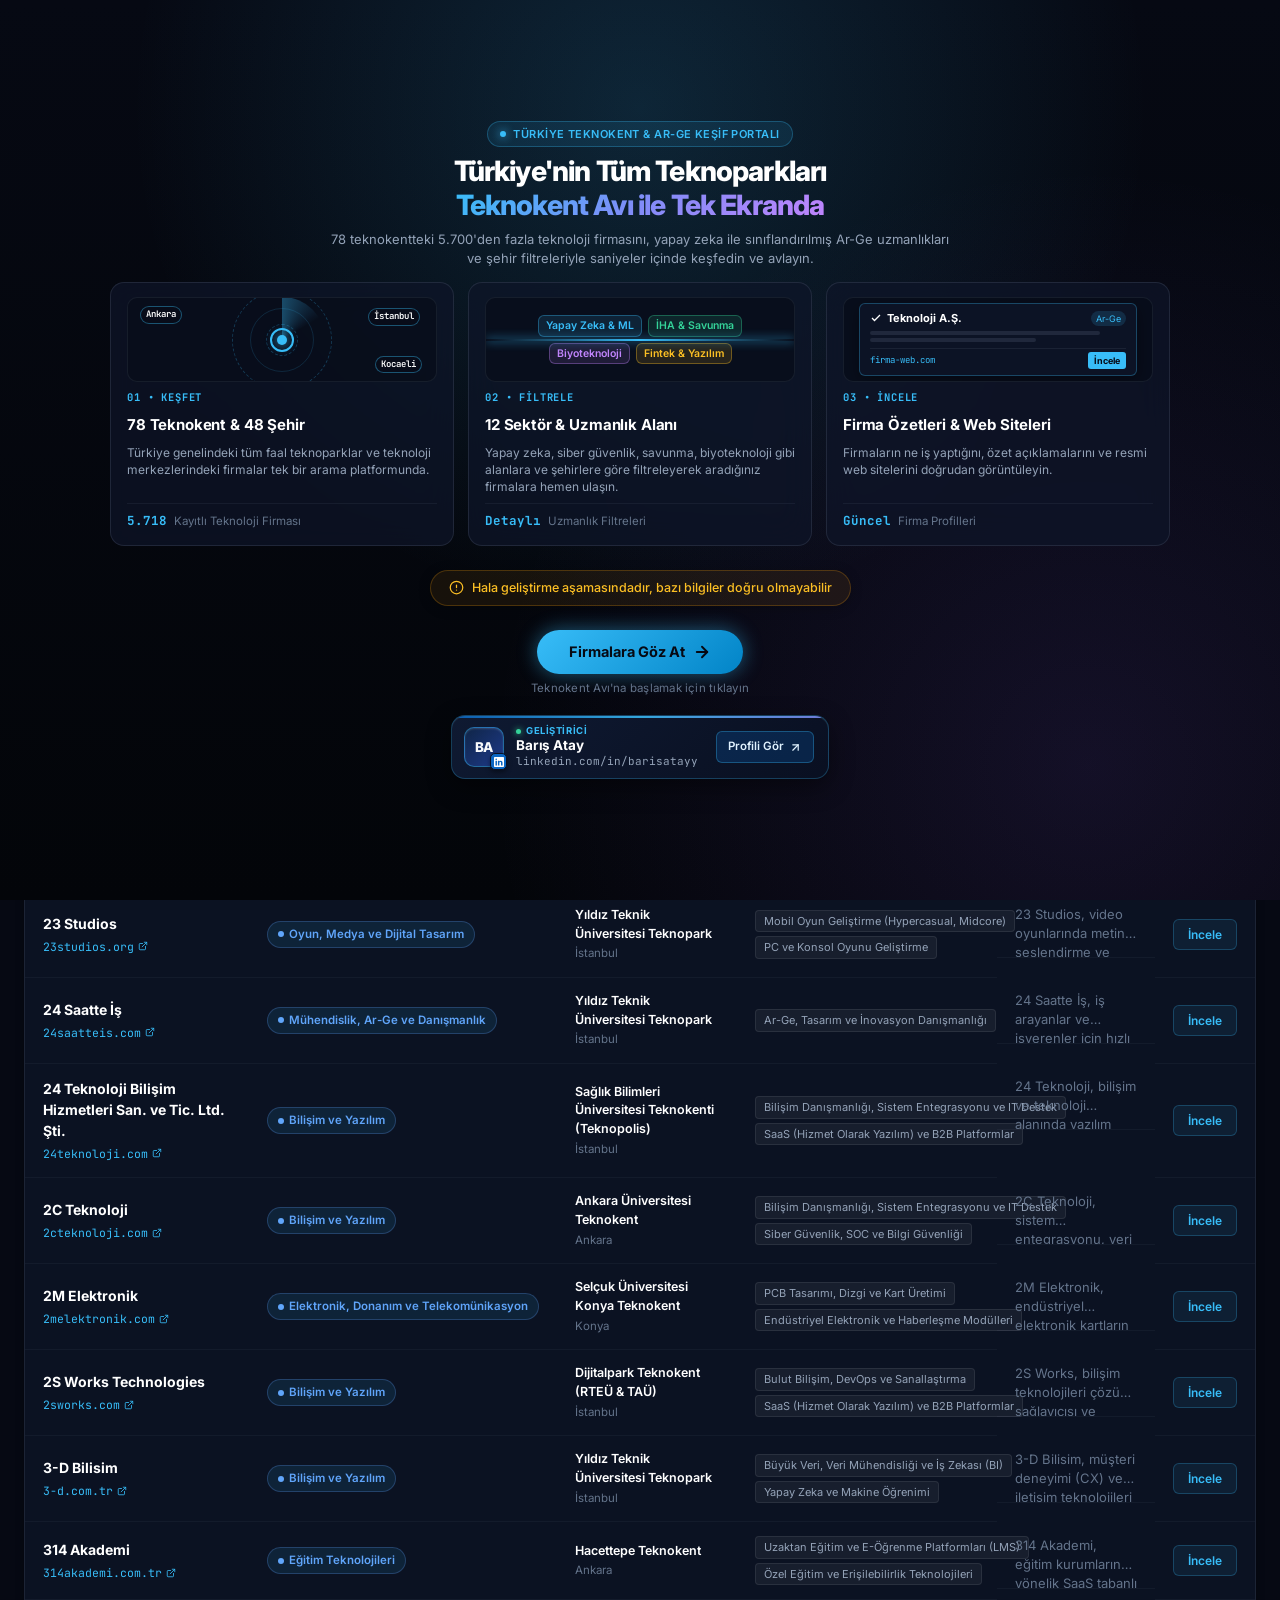
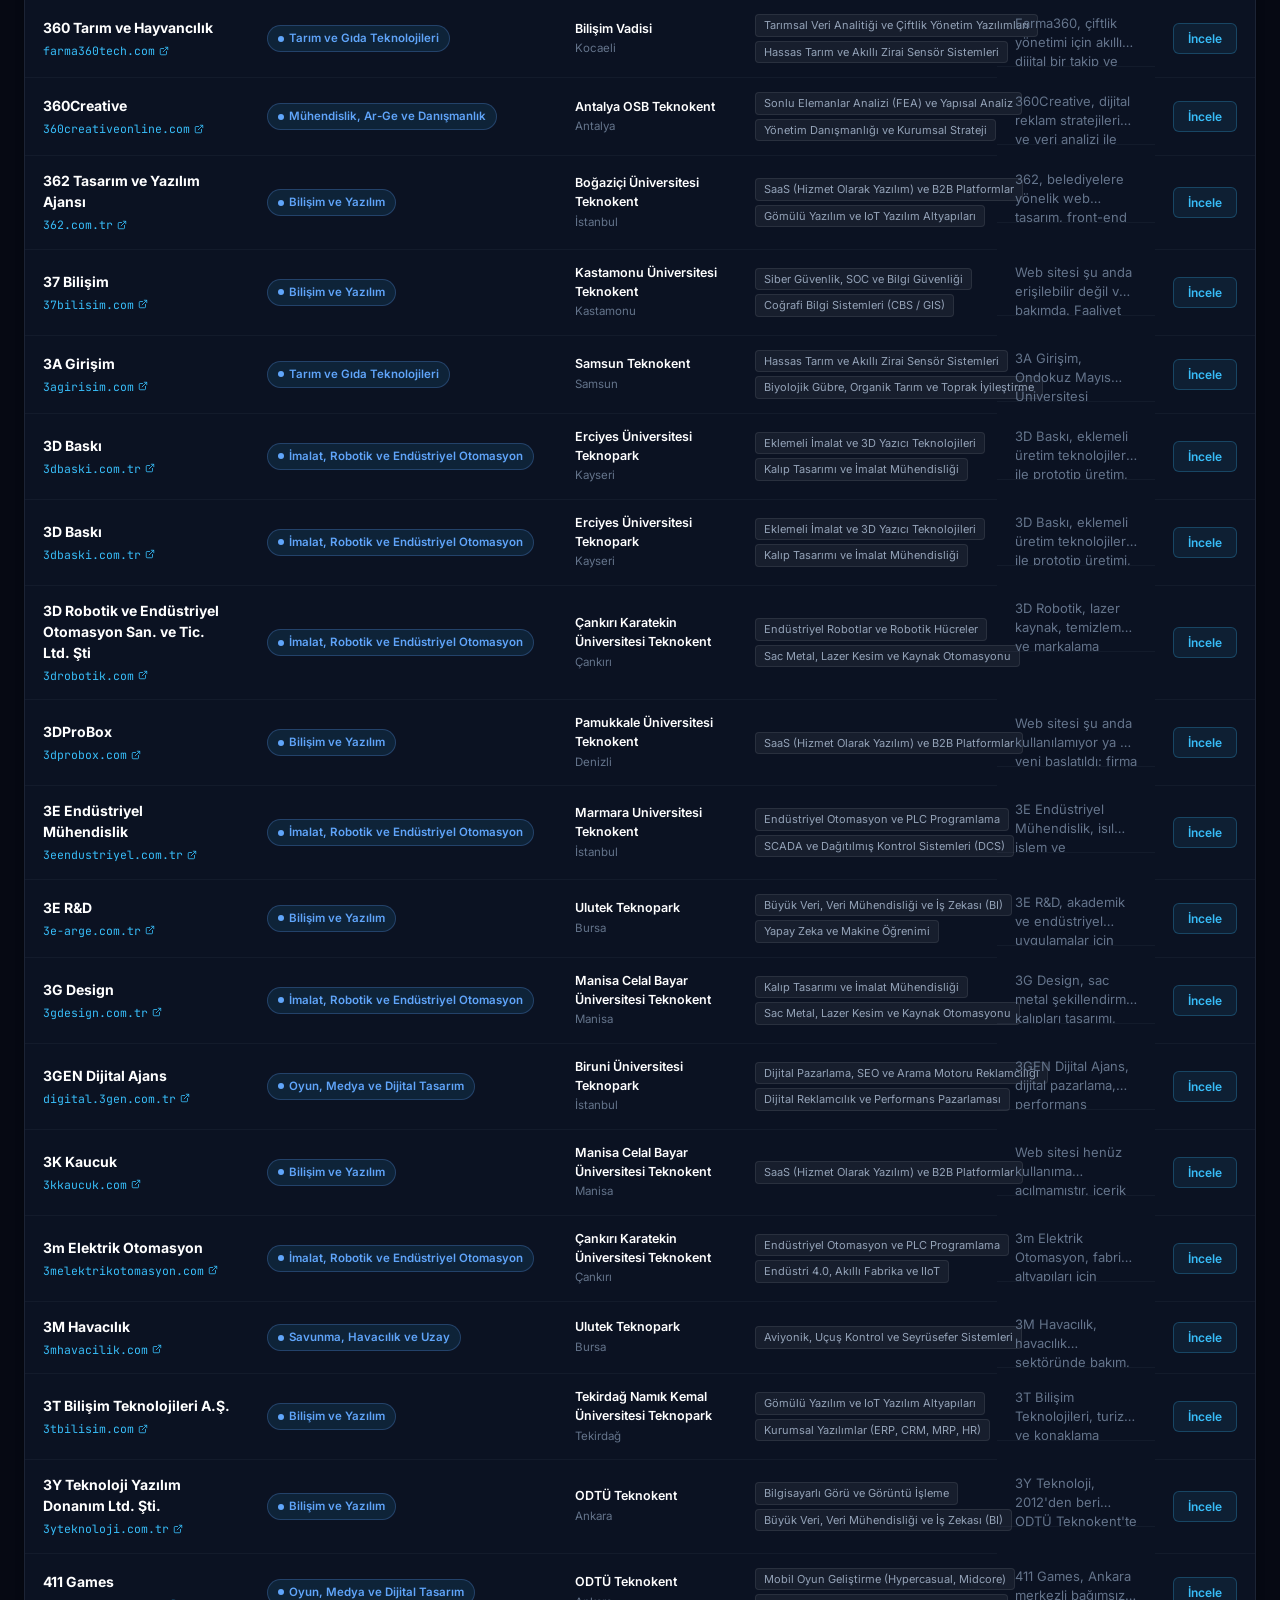
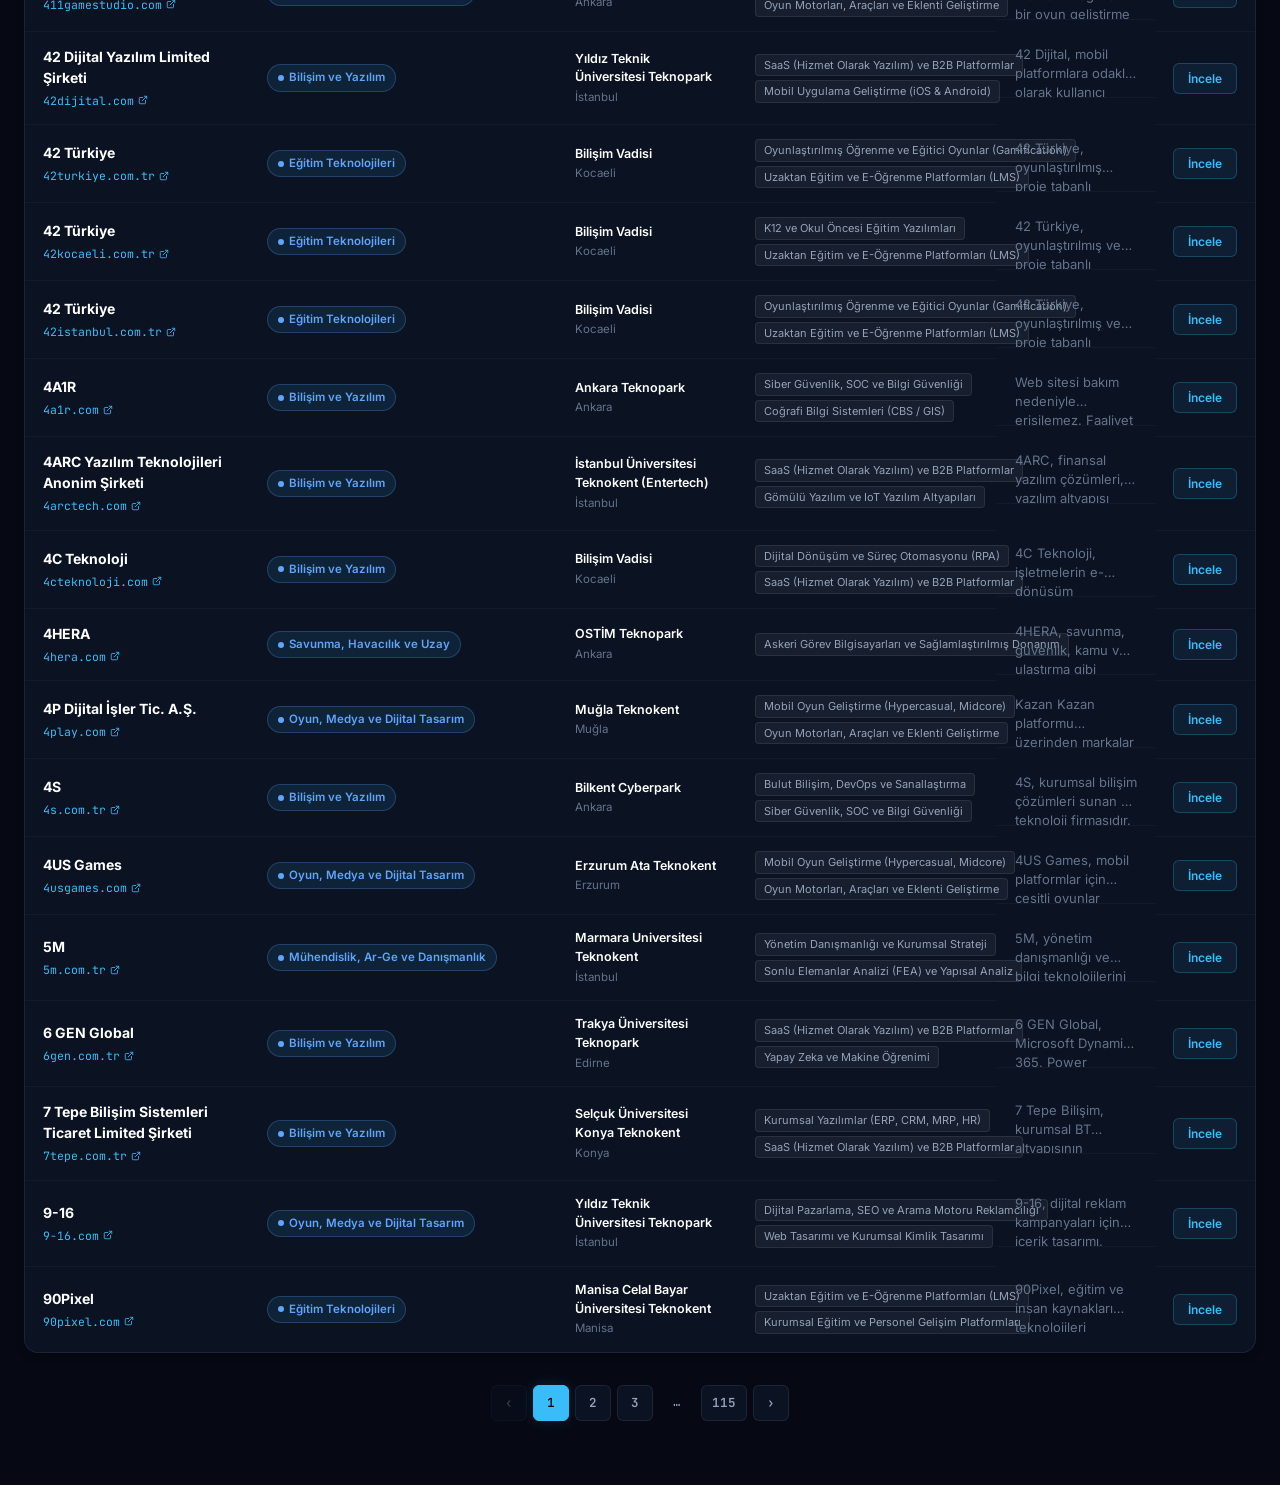
<file: index.html>
<!DOCTYPE html>
<html lang="tr">
<head>
  <meta charset="UTF-8">
  <meta name="viewport" content="width=device-width, initial-scale=1.0, maximum-scale=5.0">
  <title>Teknokent Avı | Türkiye Teknokent Firmaları Platformu</title>
  <meta name="description" content="Türkiye genelindeki tüm teknokent ve teknopark firmalarını, Ar-Ge uzmanlıklarını, sektör ve lokasyonlarını detaylı filtrelerle inceleyin.">
  <meta name="keywords" content="teknokent avı, teknokent firmaları, teknopark firmaları, ar-ge, bilişim, yazılım, türkiye teknokentleri">
  <meta name="theme-color" content="#060913">
  <link rel="icon" type="image/svg+xml" href="favicon.svg">
  <link rel="alternate icon" href="favicon.svg">

  <!-- OpenGraph / Sosyal Paylaşım -->
  <meta property="og:type" content="website">
  <meta property="og:title" content="Teknokent Avı | Türkiye Teknokent Firmaları Platformu">
  <meta property="og:description" content="5.700'den fazla teknokent firması, 78 teknokent ve 12 ana sektör tek platformda.">

  <!-- Google Fonts: Inter & JetBrains Mono -->
  <link rel="preconnect" href="https://fonts.googleapis.com">
  <link rel="preconnect" href="https://fonts.gstatic.com" crossorigin>
  <link href="https://fonts.googleapis.com/css2?family=Inter:wght@400;500;600;700;800&family=JetBrains+Mono:wght@400;500;600&display=swap" rel="stylesheet">

  <!-- Stil Dosyası -->
  <link rel="stylesheet" href="style.css">
</head>
<body>

  <!-- GİRİŞ / TANITIM EKRANI (ONBOARDING HERO) -->
  <aside id="intro-screen" class="intro-screen" aria-label="Teknokent Avı Tanıtımı">
    <div class="intro-container">

      <!-- ÜST BAŞLIK ALANI -->
      <header class="intro-header">
        <div class="intro-pill-badge">
          <span class="intro-pulse-dot"></span>
          <span>Türkiye Teknokent & Ar-Ge Keşif Portalı</span>
        </div>
        <h2 class="intro-main-title">
          Türkiye'nin Tüm Teknoparkları <br class="br-desktop">
          <span class="intro-gradient-text">Teknokent Avı ile Tek Ekranda</span>
        </h2>
        <p class="intro-lead-text">
          78 teknokentteki 5.700'den fazla teknoloji firmasını, yapay zeka ile sınıflandırılmış Ar-Ge uzmanlıkları ve şehir filtreleriyle saniyeler içinde keşfedin ve avlayın.
        </p>
      </header>

      <!-- 3 ADIM / ÖZELLİK KARTLARI -->
      <div class="intro-steps-grid">

        <!-- ADIM 1: KAPSAM & VERİTABANI -->
        <article class="intro-step-card intro-step-1">
          <div class="intro-card-visual">
            <div class="visual-radar-box" aria-hidden="true">
              <div class="radar-circle radar-circle-1"></div>
              <div class="radar-circle radar-circle-2"></div>
              <div class="radar-circle radar-circle-3"></div>
              <div class="radar-sweeper"></div>
              <div class="radar-pulse-ring"></div>
              <div class="radar-pulse-emitter"></div>
              <span class="radar-hub-dot hub-dot-1">Ankara</span>
              <span class="radar-hub-dot hub-dot-2">Kocaeli</span>
              <span class="radar-hub-dot hub-dot-3">İstanbul</span>
            </div>
          </div>
          <div class="intro-step-num">01 • KEŞFET</div>
          <h3 class="intro-step-title">78 Teknokent & 48 Şehir</h3>
          <p class="intro-step-desc">
            Türkiye genelindeki tüm faal teknoparklar ve teknoloji merkezlerindeki firmalar tek bir arama platformunda.
          </p>
          <div class="intro-step-metric">
            <strong>5.718</strong> <span>Kayıtlı Teknoloji Firması</span>
          </div>
        </article>

        <!-- ADIM 2: SEKTÖREL VE UZMANLIK FİLTRELERİ -->
        <article class="intro-step-card intro-step-2">
          <div class="intro-card-visual">
            <div class="visual-taxonomy-box" aria-hidden="true">
              <div class="taxonomy-laser-beam"></div>
              <div class="taxonomy-row">
                <span class="tax-pill tax-pill-blue">Yapay Zeka & ML</span>
                <span class="tax-pill tax-pill-emerald">İHA & Savunma</span>
              </div>
              <div class="taxonomy-row">
                <span class="tax-pill tax-pill-purple">Biyoteknoloji</span>
                <span class="tax-pill tax-pill-amber">Fintek & Yazılım</span>
              </div>
            </div>
          </div>
          <div class="intro-step-num">02 • FİLTRELE</div>
          <h3 class="intro-step-title">12 Sektör & Uzmanlık Alanı</h3>
          <p class="intro-step-desc">
            Yapay zeka, siber güvenlik, savunma, biyoteknoloji gibi alanlara ve şehirlere göre filtreleyerek aradığınız firmalara hemen ulaşın.
          </p>
          <div class="intro-step-metric">
            <strong>Detaylı</strong> <span>Uzmanlık Filtreleri</span>
          </div>
        </article>

        <!-- ADIM 3: FİRMA DETAYLARI VE WEB SİTELERİ -->
        <article class="intro-step-card intro-step-3">
          <div class="intro-card-visual">
            <div class="visual-inspect-box" aria-hidden="true">
              <div class="mini-card-head">
                <span class="mini-card-title">
                  <svg width="12" height="12" viewBox="0 0 24 24" fill="none" stroke="currentColor" stroke-width="2.5"><polyline points="20 6 9 17 4 12"></polyline></svg>
                  Teknoloji A.Ş.
                </span>
                <span class="mini-badge">Ar-Ge</span>
              </div>
              <div class="mini-lines">
                <div class="mini-line mini-line-long"></div>
                <div class="mini-line mini-line-short"></div>
              </div>
              <div class="mini-card-footer">
                <span class="mini-link-pill">firma-web.com</span>
                <span class="mini-btn-view">İncele</span>
              </div>
            </div>
          </div>
          <div class="intro-step-num">03 • İNCELE</div>
          <h3 class="intro-step-title">Firma Özetleri & Web Siteleri</h3>
          <p class="intro-step-desc">
            Firmaların ne iş yaptığını, özet açıklamalarını ve resmi web sitelerini doğrudan görüntüleyin.
          </p>
          <div class="intro-step-metric">
            <strong>Güncel</strong> <span>Firma Profilleri</span>
          </div>
        </article>

      </div>

      <!-- GELİŞTİRME AŞAMASI BİLGİLENDİRME YAZISI -->
      <div class="intro-disclaimer" role="note" aria-label="Geliştirme Uyarısı">
        <svg class="intro-disclaimer-icon" width="15" height="15" viewBox="0 0 24 24" fill="none" stroke="currentColor" stroke-width="2" stroke-linecap="round" stroke-linejoin="round" aria-hidden="true">
          <circle cx="12" cy="12" r="10"></circle>
          <line x1="12" y1="8" x2="12" y2="12"></line>
          <line x1="12" y1="16" x2="12.01" y2="16"></line>
        </svg>
        <span>Hala geliştirme aşamasındadır, bazı bilgiler doğru olmayabilir</span>
      </div>

      <!-- ALT BUTON ALANI (BİRAKİ SN SONRA BELİREN BUTON) -->
      <footer class="intro-cta-section" id="intro-cta-section">
        <button type="button" class="btn-intro-browse" id="btn-intro-browse" aria-label="Firmalara Göz At">
          <span>Firmalara Göz At</span>
          <svg width="18" height="18" viewBox="0 0 24 24" fill="none" stroke="currentColor" stroke-width="2.5" stroke-linecap="round" stroke-linejoin="round" aria-hidden="true">
            <line x1="5" y1="12" x2="19" y2="12"></line>
            <polyline points="12 5 19 12 12 19"></polyline>
          </svg>
        </button>
        <span class="intro-cta-hint" id="intro-cta-hint">Teknokent Avı'na başlamak için tıklayın</span>
      </footer>

      <!-- GELİŞTİRİCİ LİNKEDIN KARTI (GİRİŞ EKRANI) -->
      <a href="https://www.linkedin.com/in/barisatayy/" target="_blank" rel="noopener noreferrer" class="linkedin-profile-card intro-linkedin-card" aria-label="Barış Atay LinkedIn Profili">
        <div class="lp-avatar-wrap" aria-hidden="true">
          <div class="lp-avatar">BA</div>
          <span class="lp-in-badge">
            <svg width="10" height="10" viewBox="0 0 24 24" fill="currentColor">
              <path d="M20.447 20.452h-3.554v-5.569c0-1.328-.027-3.037-1.852-3.037-1.853 0-2.136 1.445-2.136 2.939v5.667H9.351V9h3.414v1.561h.046c.477-.9 1.637-1.85 3.37-1.85 3.601 0 4.267 2.37 4.267 5.455v6.286zM5.337 7.433c-1.144 0-2.063-.926-2.063-2.065 0-1.138.92-2.063 2.063-2.063 1.14 0 2.064.925 2.064 2.063 0 1.139-.925 2.065-2.064 2.065zm1.782 13.019H3.555V9h3.564v11.452zM22.225 0H1.771C.792 0 0 .774 0 1.729v20.542C0 23.227.792 24 1.771 24h20.451C23.2 24 24 23.227 24 22.271V1.729C24 .774 23.2 0 22.222 0h.003z"/>
            </svg>
          </span>
        </div>
        <div class="lp-body">
          <div class="lp-eyebrow">
            <span class="lp-status-dot"></span>
            <span>Geliştirici</span>
          </div>
          <div class="lp-name">Barış Atay</div>
          <div class="lp-handle">linkedin.com/in/barisatayy</div>
        </div>
        <div class="lp-cta">
          <span>Profili Gör</span>
          <svg width="13" height="13" viewBox="0 0 24 24" fill="none" stroke="currentColor" stroke-width="2.2" stroke-linecap="round" stroke-linejoin="round" aria-hidden="true">
            <line x1="7" y1="17" x2="17" y2="7"></line>
            <polyline points="7 7 17 7 17 17"></polyline>
          </svg>
        </div>
      </a>

    </div>
  </aside>

  <!-- ÜST MENÜ / NAVBAR -->
  <header class="navbar">
    <a href="#" class="brand-group" id="brand-link" aria-label="Teknokent Avı Ana Sayfa">
      <div class="brand-logo-icon" aria-hidden="true">
        <svg viewBox="0 0 32 32" width="30" height="30" fill="none">
          <rect width="32" height="32" rx="8" fill="#0f172a" stroke="#1e293b" stroke-width="1.5"/>
          <path d="M23 9L9 14.5L14.8 17.2L17.5 23L23 9Z" fill="#38bdf8"/>
          <path d="M23 9L14.8 17.2L17.5 23L23 9Z" fill="#2563eb" fill-opacity="0.6"/>
        </svg>
      </div>
      <div class="brand-text">
        <h1 class="brand-title">Teknokent Avı</h1>
        <span class="brand-subtitle">Türkiye Teknokent Firmaları Platformu</span>
      </div>
    </a>

    <!-- GELİŞTİRME AŞAMASI BİLGİLENDİRME YAZISI -->
    <div class="header-disclaimer" role="note" aria-label="Geliştirme Uyarısı">
      <svg class="header-disclaimer-icon" width="13" height="13" viewBox="0 0 24 24" fill="none" stroke="currentColor" stroke-width="2" stroke-linecap="round" stroke-linejoin="round" aria-hidden="true">
        <circle cx="12" cy="12" r="10"></circle>
        <line x1="12" y1="8" x2="12" y2="12"></line>
        <line x1="12" y1="16" x2="12.01" y2="16"></line>
      </svg>
      <span>Hala geliştirme aşamasındadır, bazı bilgiler doğru olmayabilir</span>
    </div>

    <div class="navbar-actions">
      <a href="https://www.linkedin.com/in/barisatayy/" target="_blank" rel="noopener noreferrer" class="linkedin-profile-card navbar-linkedin-card" aria-label="Barış Atay LinkedIn Profili">
        <div class="lp-avatar-wrap" aria-hidden="true">
          <div class="lp-avatar">BA</div>
          <span class="lp-in-badge">
            <svg width="9" height="9" viewBox="0 0 24 24" fill="currentColor">
              <path d="M20.447 20.452h-3.554v-5.569c0-1.328-.027-3.037-1.852-3.037-1.853 0-2.136 1.445-2.136 2.939v5.667H9.351V9h3.414v1.561h.046c.477-.9 1.637-1.85 3.37-1.85 3.601 0 4.267 2.37 4.267 5.455v6.286zM5.337 7.433c-1.144 0-2.063-.926-2.063-2.065 0-1.138.92-2.063 2.063-2.063 1.14 0 2.064.925 2.064 2.063 0 1.139-.925 2.065-2.064 2.065zm1.782 13.019H3.555V9h3.564v11.452zM22.225 0H1.771C.792 0 0 .774 0 1.729v20.542C0 23.227.792 24 1.771 24h20.451C23.2 24 24 23.227 24 22.271V1.729C24 .774 23.2 0 22.222 0h.003z"/>
            </svg>
          </span>
        </div>
        <div class="lp-body">
          <div class="lp-eyebrow">
            <span class="lp-status-dot"></span>
            <span>Geliştirici</span>
          </div>
          <div class="lp-name">Barış Atay</div>
          <div class="lp-handle">in/barisatayy</div>
        </div>
        <div class="lp-cta">
          <span>Profil</span>
          <svg width="12" height="12" viewBox="0 0 24 24" fill="none" stroke="currentColor" stroke-width="2.2" stroke-linecap="round" stroke-linejoin="round" aria-hidden="true">
            <line x1="7" y1="17" x2="17" y2="7"></line>
            <polyline points="7 7 17 7 17 17"></polyline>
          </svg>
        </div>
      </a>

      <button type="button" class="btn-intro-trigger" id="btn-reopen-intro" aria-label="Nasıl Çalışır?">
        <svg width="13" height="13" viewBox="0 0 24 24" fill="none" stroke="currentColor" stroke-width="2" stroke-linecap="round" stroke-linejoin="round" aria-hidden="true">
          <circle cx="12" cy="12" r="10"></circle>
          <line x1="12" y1="16" x2="12" y2="12"></line>
          <line x1="12" y1="8" x2="12.01" y2="8"></line>
        </svg>
        <span>Nasıl Çalışır?</span>
      </button>

      <div class="metrics-strip" id="metrics-strip" aria-label="Genel İstatistikler">
        <div class="metric-item">
          <strong id="metric-firms">5.719</strong>
          <span>Şirket</span>
        </div>
        <div class="metric-divider"></div>
        <div class="metric-item">
          <strong id="metric-teknokent">78</strong>
          <span>Teknokent</span>
        </div>
        <div class="metric-divider"></div>
        <div class="metric-item">
          <strong id="metric-cities">48</strong>
          <span>Şehir</span>
        </div>
      </div>
    </div>
  </header>

  <!-- ANA İÇERİK ALANI -->
  <main class="main-stage">

    <!-- ARAMA VE FİLTRE PANELİ -->
    <section class="search-panel" aria-label="Arama ve Filtreleme">
      <div class="search-row">
        <div class="search-box">
          <svg class="search-icon" width="18" height="18" viewBox="0 0 24 24" fill="none" stroke="currentColor" stroke-width="2" stroke-linecap="round" stroke-linejoin="round" aria-hidden="true">
            <circle cx="11" cy="11" r="8"></circle>
            <line x1="21" y1="21" x2="16.65" y2="16.65"></line>
          </svg>
          <input type="search" id="search-input" class="search-input" placeholder="Firma adı, teknoloji veya özet ara... (örn: Yapay Zeka, İHA, Biyoteknoloji)" autocomplete="off" spellcheck="false" aria-label="Teknokent Avı'nda Arama Yapın">
          <button type="button" id="search-clear-btn" class="search-clear-btn" aria-label="Aramayı Temizle">
            <svg width="15" height="15" viewBox="0 0 24 24" fill="none" stroke="currentColor" stroke-width="2" stroke-linecap="round" stroke-linejoin="round" aria-hidden="true">
              <line x1="18" y1="6" x2="6" y2="18"></line>
              <line x1="6" y1="6" x2="18" y2="18"></line>
            </svg>
          </button>
        </div>

        <button type="button" id="btn-open-filter" class="btn-open-filter" aria-label="Gelişmiş Filtreleri Aç">
          <svg width="16" height="16" viewBox="0 0 24 24" fill="none" stroke="currentColor" stroke-width="2" stroke-linecap="round" stroke-linejoin="round" aria-hidden="true">
            <polygon points="22 3 2 3 10 12.46 10 19 14 21 14 12.46 22 3"></polygon>
          </svg>
          <span>Filtreler</span>
          <span id="filter-badge" class="filter-badge-count" style="display: none;">0</span>
        </button>
      </div>

      <!-- AKTİF FİLTRE ETİKETLERİ (CHIPS) -->
      <div id="active-filters-bar" class="active-filters-bar" style="display: none;" aria-label="Uygulanmış Filtreler">
        <div id="active-chips-container" style="display: flex; flex-wrap: wrap; gap: 8px; align-items: center;"></div>
        <button type="button" id="btn-clear-all" class="btn-clear-all-chips">Tümünü Temizle</button>
      </div>
    </section>

    <!-- SONUÇ BİLGİ ŞERİDİ & SAYFALAMA KONTROLÜ -->
    <div class="results-header">
      <div class="results-count">
        Toplam <strong id="total-count">...</strong> firma listeleniyor
      </div>
      <div class="results-controls">
        <div class="page-size-selector">
          <label for="page-size-select">Sayfa Başı:</label>
          <select id="page-size-select" class="select-control">
            <option value="25">25</option>
            <option value="50" selected>50</option>
            <option value="100">100</option>
          </select>
        </div>
      </div>
    </div>

    <!-- YÜKLENİYOR İSKELETİ -->
    <div class="loading-skeleton" id="loading-skeleton">
      <div class="skeleton-row"></div>
      <div class="skeleton-row"></div>
      <div class="skeleton-row"></div>
      <div class="skeleton-row"></div>
      <div class="skeleton-row"></div>
    </div>

    <!-- MASAÜSTÜ TABLO GÖRÜNÜMÜ -->
    <div class="table-container" id="table-container">
      <table class="firms-table" id="firms-table">
        <thead>
          <tr>
            <th class="col-company">Firma / Web Sitesi</th>
            <th>Ana Sektör</th>
            <th class="col-location">Teknokent / Şehir</th>
            <th class="col-tags">Alt Uzmanlık Alanları</th>
            <th class="col-summary">Faaliyet Özeti</th>
            <th class="col-action">İşlem</th>
          </tr>
        </thead>
        <tbody id="firms-tbody"></tbody>
      </table>
    </div>

    <!-- MOBİL / TABLET KART GÖRÜNÜMÜ -->
    <div class="cards-container" id="cards-container"></div>

    <!-- BOŞ DURUM (SONUÇ YOK) -->
    <div class="empty-state" id="empty-state" style="display: none;">
      <svg width="48" height="48" viewBox="0 0 24 24" fill="none" stroke="currentColor" stroke-width="1.5" stroke-linecap="round" stroke-linejoin="round" aria-hidden="true">
        <circle cx="11" cy="11" r="8"></circle>
        <line x1="21" y1="21" x2="16.65" y2="16.65"></line>
      </svg>
      <div class="empty-title">Sonuç Bulunamadı</div>
      <div class="empty-desc">Arama kriterlerinize veya seçilen filtrelere uyan herhangi bir teknokent firması bulunamadı. Filtreleri temizlemeyi deneyin.</div>
    </div>

    <!-- SAYFALAMA GEZİNTİSİ -->
    <nav class="pagination-container" id="pagination-container" aria-label="Sayfalar"></nav>

  </main>

  <!-- GELİŞMİŞ FİLTRELEME PENCERESİ (MODAL) -->
  <div class="modal-overlay" id="filter-modal-overlay" role="dialog" aria-modal="true" aria-labelledby="filter-modal-title">
    <div class="filter-modal-card">
      <div class="filter-modal-header">
        <div class="filter-modal-title" id="filter-modal-title">
          <svg width="18" height="18" viewBox="0 0 24 24" fill="none" stroke="var(--accent-cyan)" stroke-width="2" stroke-linecap="round" stroke-linejoin="round" aria-hidden="true">
            <polygon points="22 3 2 3 10 12.46 10 19 14 21 14 12.46 22 3"></polygon>
          </svg>
          <span>Filtreleme Seçenekleri</span>
        </div>

        <div class="modal-tabs" role="tablist">
          <button type="button" class="modal-tab-btn is-active" id="tab-btn-sektor" role="tab" aria-selected="true" aria-controls="tab-pane-sektor">Sektör & Uzmanlık</button>
          <button type="button" class="modal-tab-btn" id="tab-btn-konum" role="tab" aria-selected="false" aria-controls="tab-pane-konum">Şehir & Teknokent</button>
        </div>

        <button type="button" class="btn-close-modal" id="btn-close-filter-modal" aria-label="Kapat">
          <svg width="18" height="18" viewBox="0 0 24 24" fill="none" stroke="currentColor" stroke-width="2" stroke-linecap="round" stroke-linejoin="round" aria-hidden="true">
            <line x1="18" y1="6" x2="6" y2="18"></line>
            <line x1="6" y1="6" x2="18" y2="18"></line>
          </svg>
        </button>
      </div>

      <div class="filter-modal-body">
        <!-- TAB 1: SEKTÖR VE UZMANLIK -->
        <div class="tab-pane is-active" id="tab-pane-sektor" role="tabpanel">
          <!-- Kolon 1: Ana Sektör -->
          <div class="filter-pane-col">
            <div class="filter-col-header">
              <span class="filter-col-title">Ana Sektör</span>
              <div class="filter-col-actions">
                <button type="button" id="btn-select-all-sektor">Tümünü Seç</button>
                <button type="button" id="btn-clear-sektor">Temizle</button>
              </div>
            </div>
            <input type="text" id="search-filter-sektor" class="filter-col-search" placeholder="Sektör ara..." autocomplete="off">
            <div class="filter-checkbox-list" id="list-sektor"></div>
          </div>

          <!-- Kolon 2: Alt Uzmanlık -->
          <div class="filter-pane-col">
            <div class="filter-col-header">
              <span class="filter-col-title">Alt Uzmanlık Alanları</span>
              <div class="filter-col-actions">
                <button type="button" id="btn-select-all-alt">Tümünü Seç</button>
                <button type="button" id="btn-clear-alt">Temizle</button>
              </div>
            </div>
            <input type="text" id="search-filter-alt" class="filter-col-search" placeholder="Uzmanlık ara..." autocomplete="off">
            <div class="filter-checkbox-list" id="list-alt"></div>
          </div>
        </div>

        <!-- TAB 2: ŞEHİR VE TEKNOKENT -->
        <div class="tab-pane" id="tab-pane-konum" role="tabpanel">
          <!-- Kolon 1: Şehir -->
          <div class="filter-pane-col">
            <div class="filter-col-header">
              <span class="filter-col-title">Şehir</span>
              <div class="filter-col-actions">
                <button type="button" id="btn-select-all-sehir">Tümünü Seç</button>
                <button type="button" id="btn-clear-sehir">Temizle</button>
              </div>
            </div>
            <input type="text" id="search-filter-sehir" class="filter-col-search" placeholder="Şehir ara..." autocomplete="off">
            <div class="filter-checkbox-list" id="list-sehir"></div>
          </div>

          <!-- Kolon 2: Teknokent -->
          <div class="filter-pane-col">
            <div class="filter-col-header">
              <span class="filter-col-title">Teknokent</span>
              <div class="filter-col-actions">
                <button type="button" id="btn-select-all-tekno">Tümünü Seç</button>
                <button type="button" id="btn-clear-tekno">Temizle</button>
              </div>
            </div>
            <input type="text" id="search-filter-tekno" class="filter-col-search" placeholder="Teknokent ara..." autocomplete="off">
            <div class="filter-checkbox-list" id="list-tekno"></div>
          </div>
        </div>
      </div>

      <div class="filter-modal-footer">
        <div class="filter-summary-info">
          <span id="modal-filter-selected-count" style="font-size: 13px; color: var(--text-secondary);">
            <strong id="draft-count-num">0</strong> filtre seçildi
          </span>
          <button type="button" id="btn-modal-reset-all" class="btn-reset-filters">
            <svg width="14" height="14" viewBox="0 0 24 24" fill="none" stroke="currentColor" stroke-width="2" stroke-linecap="round" stroke-linejoin="round" aria-hidden="true">
              <path d="M3 12a9 9 0 1 0 9-9 9.75 9.75 0 0 0-6.74 2.74L3 8"></path>
              <path d="M3 3v5h5"></path>
            </svg>
            <span>Filtreleri Sıfırla</span>
          </button>
        </div>
        <div class="filter-actions-right">
          <button type="button" id="btn-modal-cancel" class="btn-cancel">Vazgeç</button>
          <button type="button" id="btn-modal-apply" class="btn-apply-filters">Filtreleri Uygula</button>
        </div>
      </div>
    </div>
  </div>

  <!-- FİRMA DETAY MODAL DİYALOĞU -->
  <div class="modal-overlay" id="detail-modal-overlay" role="dialog" aria-modal="true" aria-labelledby="detail-firm-name">
    <div class="detail-modal-card">
      <div class="detail-modal-header">
        <div class="detail-title-group">
          <h2 class="detail-firm-name" id="detail-firm-name">Firma Adı</h2>
          <a href="#" target="_blank" rel="noopener noreferrer" class="detail-firm-link" id="detail-firm-link">
            <span id="detail-link-text">web-adresi.com</span>
            <svg width="12" height="12" viewBox="0 0 24 24" fill="none" stroke="currentColor" stroke-width="2" stroke-linecap="round" stroke-linejoin="round" aria-hidden="true">
              <path d="M18 13v6a2 2 0 0 1-2 2H5a2 2 0 0 1-2-2V8a2 2 0 0 1 2-2h6"></path>
              <polyline points="15 3 21 3 21 9"></polyline>
              <line x1="10" y1="14" x2="21" y2="3"></line>
            </svg>
          </a>
        </div>
        <button type="button" class="btn-close-modal" id="btn-close-detail-modal" aria-label="Kapat">
          <svg width="18" height="18" viewBox="0 0 24 24" fill="none" stroke="currentColor" stroke-width="2" stroke-linecap="round" stroke-linejoin="round" aria-hidden="true">
            <line x1="18" y1="6" x2="6" y2="18"></line>
            <line x1="6" y1="6" x2="18" y2="18"></line>
          </svg>
        </button>
      </div>

      <div class="detail-modal-body">
        <div class="detail-grid-row">
          <div class="detail-info-box">
            <div class="detail-box-label">Ana Sektör</div>
            <div class="detail-box-val" id="detail-sector">-</div>
          </div>
          <div class="detail-info-box">
            <div class="detail-box-label">Konum / Teknokent</div>
            <div class="detail-box-val" id="detail-location">-</div>
          </div>
        </div>

        <div class="detail-info-box">
          <div class="detail-box-label">Alt Uzmanlık Alanları</div>
          <div class="tag-list" id="detail-tags" style="margin-top: 4px;"></div>
        </div>

        <div class="detail-summary-box">
          <div class="detail-box-label">Faaliyet Özeti & Çözümler</div>
          <div class="detail-summary-text" id="detail-summary">...</div>
        </div>
      </div>

      <div class="detail-modal-footer">
        <span style="font-size: 11.5px; color: var(--text-muted); font-family: var(--font-mono);" id="detail-firm-id">ID: -</span>
        <button type="button" class="btn-cancel" id="btn-detail-close-bottom">Kapat</button>
      </div>
    </div>
  </div>

  <!-- VERİ PAKETLERİ (file:// ve doğrudan tarayıcı açılışlarını desteklemek için) -->
  <script src="data/meta.js"></script>
  <script src="data/firmalar.js"></script>

  <!-- UYGULAMA MANTIĞI -->
  <script src="app.js"></script>
</body>
</html>
</file>
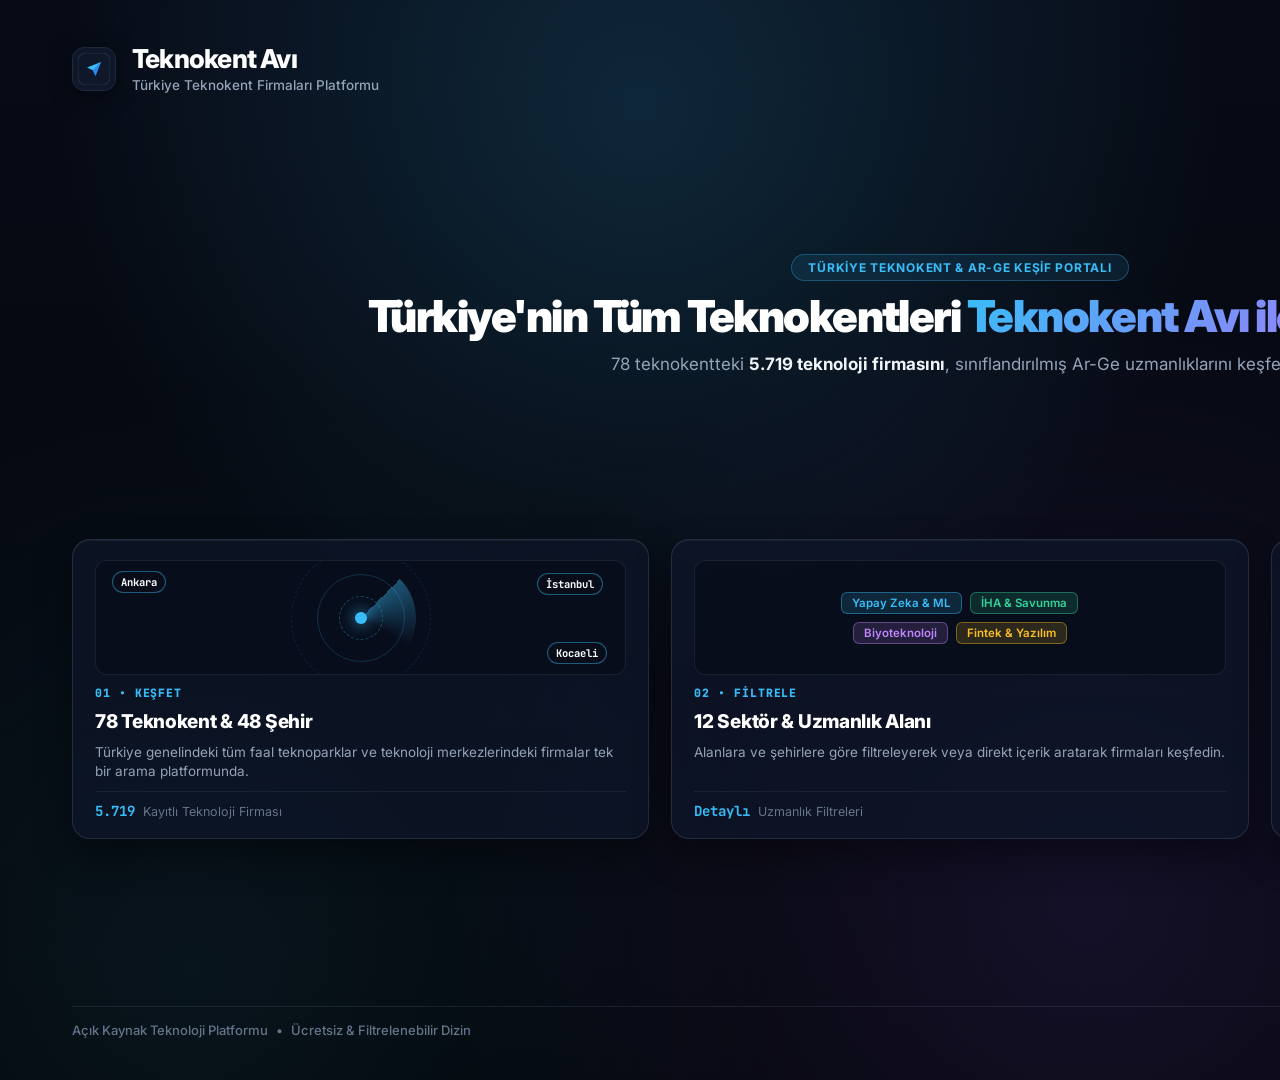
<file: linkedin_share.html>
<!DOCTYPE html>
<html lang="tr">

<head>
  <meta charset="UTF-8">
  <title>Teknokent Avı - LinkedIn Tanıtım Görseli</title>
  <link rel="preconnect" href="https://fonts.googleapis.com">
  <link rel="preconnect" href="https://fonts.gstatic.com" crossorigin>
  <link
    href="https://fonts.googleapis.com/css2?family=Inter:wght@400;500;600;700;800;900&family=JetBrains+Mono:wght@500;600;700&display=swap"
    rel="stylesheet">
  <style>
    *,
    *::before,
    *::after {
      box-sizing: border-box;
      margin: 0;
      padding: 0;
    }

    body {
      width: 1920px;
      height: 1080px;
      overflow: hidden;
      background-color: #060913;
      background-image:
        radial-gradient(circle at 50% 10%, rgba(56, 189, 248, 0.16), transparent 50%),
        radial-gradient(circle at 85% 85%, rgba(139, 92, 246, 0.12), transparent 45%),
        radial-gradient(circle at 15% 90%, rgba(56, 189, 248, 0.08), transparent 40%),
        linear-gradient(180deg, #070b16 0%, #030509 100%);
      font-family: 'Inter', -apple-system, BlinkMacSystemFont, 'Segoe UI', Roboto, sans-serif;
      color: #f1f5f9;
      display: flex;
      flex-direction: column;
      justify-content: space-between;
      padding: 44px 72px 36px;
      -webkit-font-smoothing: antialiased;
      -moz-osx-font-smoothing: grayscale;
    }

    /* Üst Bar */
    .top-bar {
      display: flex;
      align-items: center;
      justify-content: space-between;
      width: 100%;
    }

    .brand-wrap {
      display: flex;
      align-items: center;
      gap: 16px;
    }

    .brand-logo {
      width: 44px;
      height: 44px;
      display: flex;
      align-items: center;
      justify-content: center;
      background: #0f172a;
      border: 1.5px solid #1e293b;
      border-radius: 12px;
      box-shadow: 0 4px 20px rgba(0, 0, 0, 0.5);
    }

    .brand-info h1 {
      font-size: 26px;
      font-weight: 800;
      letter-spacing: -0.03em;
      color: #ffffff;
      line-height: 1.15;
    }

    .brand-info span {
      font-size: 13.5px;
      font-weight: 500;
      color: #94a3b8;
    }

    .top-meta {
      display: flex;
      align-items: center;
      gap: 14px;
    }

    .badge-live {
      display: inline-flex;
      align-items: center;
      gap: 8px;
      padding: 8px 18px;
      background: rgba(56, 189, 248, 0.09);
      border: 1px solid rgba(56, 189, 248, 0.28);
      border-radius: 9999px;
      font-family: 'JetBrains Mono', monospace;
      font-size: 13.5px;
      font-weight: 600;
      color: #38bdf8;
    }

    .live-dot {
      width: 8px;
      height: 8px;
      border-radius: 9999px;
      background: #38bdf8;
      box-shadow: 0 0 10px #38bdf8;
    }

    .badge-github {
      display: inline-flex;
      align-items: center;
      gap: 8px;
      padding: 8px 18px;
      background: rgba(148, 163, 184, 0.08);
      border: 1px solid rgba(148, 163, 184, 0.22);
      border-radius: 9999px;
      font-size: 13px;
      font-weight: 600;
      color: #cbd5e1;
    }

    /* Hero Başlık Bölümü */
    .hero-center {
      text-align: center;
      display: flex;
      flex-direction: column;
      align-items: center;
      gap: 10px;
      margin-top: 2px;
    }

    .hero-pill {
      display: inline-flex;
      align-items: center;
      gap: 8px;
      padding: 5px 16px;
      background: rgba(56, 189, 248, 0.1);
      border: 1px solid rgba(56, 189, 248, 0.3);
      border-radius: 9999px;
      font-size: 12px;
      font-weight: 700;
      color: #38bdf8;
      letter-spacing: 0.06em;
      text-transform: uppercase;
    }

    .hero-title {
      font-size: 44px;
      font-weight: 900;
      line-height: 1.15;
      letter-spacing: -0.035em;
      color: #ffffff;
    }

    .gradient-text {
      background: linear-gradient(135deg, #38bdf8 0%, #818cf8 50%, #c084fc 100%);
      -webkit-background-clip: text;
      -webkit-text-fill-color: transparent;
    }

    .hero-sub {
      font-size: 17px;
      color: #94a3b8;
      max-width: 960px;
      line-height: 1.45;
    }

    .hero-sub strong {
      color: #f1f5f9;
      font-weight: 700;
    }

    /* 3 Kart Izgarası */
    .cards-grid {
      display: grid;
      grid-template-columns: repeat(3, 1fr);
      gap: 22px;
      width: 100%;
      margin: 4px 0;
    }

    .card {
      background: rgba(14, 22, 41, 0.75);
      border: 1px solid rgba(148, 163, 184, 0.18);
      border-radius: 18px;
      padding: 20px 22px 18px;
      display: flex;
      flex-direction: column;
      gap: 10px;
      box-shadow: 0 16px 36px rgba(0, 0, 0, 0.4), inset 0 1px 0 rgba(255, 255, 255, 0.05);
    }

    .card-visual {
      height: 115px;
      background: rgba(9, 14, 26, 0.85);
      border: 1px solid rgba(148, 163, 184, 0.12);
      border-radius: 12px;
      overflow: hidden;
      position: relative;
      display: flex;
      align-items: center;
      justify-content: center;
    }

    .card-step {
      font-size: 11.5px;
      font-weight: 800;
      font-family: 'JetBrains Mono', monospace;
      color: #38bdf8;
      letter-spacing: 0.08em;
      text-transform: uppercase;
    }

    .card-title {
      font-size: 19px;
      font-weight: 800;
      color: #ffffff;
      letter-spacing: -0.015em;
    }

    .card-desc {
      font-size: 13.5px;
      color: #94a3b8;
      line-height: 1.42;
      flex: 1;
    }

    .card-metric {
      display: flex;
      align-items: center;
      gap: 8px;
      padding-top: 10px;
      border-top: 1px solid rgba(148, 163, 184, 0.1);
      font-size: 12.5px;
      color: #64748b;
    }

    .card-metric strong {
      color: #38bdf8;
      font-family: 'JetBrains Mono', monospace;
      font-weight: 700;
      font-size: 14px;
    }

    /* Görsel 1: Radar */
    .radar-box {
      width: 100%;
      height: 100%;
      position: relative;
      display: flex;
      align-items: center;
      justify-content: center;
    }

    .radar-c1 {
      position: absolute;
      width: 44px;
      height: 44px;
      border: 1px dashed rgba(56, 189, 248, 0.35);
      border-radius: 9999px;
    }

    .radar-c2 {
      position: absolute;
      width: 88px;
      height: 88px;
      border: 1px solid rgba(56, 189, 248, 0.2);
      border-radius: 9999px;
    }

    .radar-c3 {
      position: absolute;
      width: 140px;
      height: 140px;
      border: 1px dashed rgba(56, 189, 248, 0.12);
      border-radius: 9999px;
    }

    .radar-center {
      position: absolute;
      width: 12px;
      height: 12px;
      border-radius: 9999px;
      background: #38bdf8;
      box-shadow: 0 0 16px #38bdf8;
    }

    .radar-beam {
      position: absolute;
      width: 110px;
      height: 110px;
      border-radius: 9999px;
      background: conic-gradient(from 45deg, rgba(56, 189, 248, 0.4) 0deg, transparent 75deg, transparent 360deg);
    }

    .radar-tag {
      position: absolute;
      padding: 3px 8px;
      background: rgba(9, 14, 26, 0.9);
      border: 1px solid rgba(56, 189, 248, 0.45);
      border-radius: 9999px;
      font-size: 10.5px;
      font-weight: 700;
      font-family: 'JetBrains Mono', monospace;
      color: #fff;
    }

    .rt-1 {
      top: 10px;
      left: 16px;
    }

    .rt-2 {
      bottom: 10px;
      right: 18px;
    }

    .rt-3 {
      top: 12px;
      right: 22px;
    }

    /* Görsel 2: Taksonomi */
    .tax-box {
      width: 100%;
      height: 100%;
      padding: 8px 14px;
      display: flex;
      flex-direction: column;
      justify-content: center;
      gap: 8px;
    }

    .tax-row {
      display: flex;
      gap: 8px;
      justify-content: center;
    }

    .tax-pill {
      font-size: 11.5px;
      font-weight: 600;
      padding: 3px 10px;
      border-radius: 6px;
      white-space: nowrap;
    }

    .tp-blue {
      background: rgba(56, 189, 248, 0.15);
      border: 1px solid rgba(56, 189, 248, 0.4);
      color: #38bdf8;
    }

    .tp-green {
      background: rgba(52, 211, 153, 0.15);
      border: 1px solid rgba(52, 211, 153, 0.4);
      color: #34d399;
    }

    .tp-purple {
      background: rgba(192, 132, 252, 0.15);
      border: 1px solid rgba(192, 132, 252, 0.4);
      color: #c084fc;
    }

    .tp-amber {
      background: rgba(251, 191, 36, 0.15);
      border: 1px solid rgba(251, 191, 36, 0.4);
      color: #fbbf24;
    }

    /* Görsel 3: Kart Preview */
    .inspect-box {
      width: 86%;
      background: rgba(14, 22, 41, 0.9);
      border: 1px solid rgba(56, 189, 248, 0.35);
      border-radius: 8px;
      padding: 9px 13px;
      display: flex;
      flex-direction: column;
      gap: 5px;
      box-shadow: 0 6px 20px rgba(0, 0, 0, 0.5);
    }

    .ib-head {
      display: flex;
      align-items: center;
      justify-content: space-between;
    }

    .ib-title {
      font-size: 12.5px;
      font-weight: 700;
      color: #fff;
    }

    .ib-badge {
      font-size: 9.5px;
      background: rgba(56, 189, 248, 0.18);
      color: #38bdf8;
      padding: 1px 6px;
      border-radius: 9999px;
      font-weight: 600;
    }

    .ib-lines {
      display: flex;
      flex-direction: column;
      gap: 4px;
    }

    .ib-line {
      height: 4px;
      background: rgba(148, 163, 184, 0.2);
      border-radius: 9999px;
    }

    .ib-footer {
      display: flex;
      align-items: center;
      justify-content: space-between;
      margin-top: 3px;
      padding-top: 3px;
      border-top: 1px solid rgba(148, 163, 184, 0.12);
    }

    .ib-link {
      font-size: 10px;
      color: #38bdf8;
      font-family: 'JetBrains Mono', monospace;
    }

    .ib-btn {
      background: #38bdf8;
      color: #060913;
      font-size: 10px;
      font-weight: 700;
      padding: 2px 8px;
      border-radius: 4px;
    }

    /* Orta Alt: Aksiyon & Bilgilendirme */
    .cta-row {
      display: flex;
      flex-direction: column;
      align-items: center;
      gap: 12px;
      margin: 4px 0;
    }

    .btn-browse {
      display: inline-flex;
      align-items: center;
      justify-content: center;
      gap: 10px;
      height: 46px;
      padding: 0 34px;
      background: linear-gradient(135deg, #38bdf8 0%, #0284c7 100%);
      color: #060913;
      font-size: 15px;
      font-weight: 800;
      border-radius: 9999px;
      box-shadow: 0 0 28px rgba(56, 189, 248, 0.5);
    }

    .disclaimer-pill {
      display: inline-flex;
      align-items: center;
      gap: 8px;
      padding: 7px 18px;
      background: rgba(245, 158, 11, 0.08);
      border: 1px solid rgba(245, 158, 11, 0.28);
      border-radius: 9999px;
      color: #fbbf24;
      font-size: 13px;
      font-weight: 500;
    }

    /* Alt Bar: Metrikler */
    .bottom-bar {
      display: flex;
      align-items: center;
      justify-content: space-between;
      width: 100%;
      padding-top: 14px;
      border-top: 1px solid rgba(148, 163, 184, 0.14);
    }

    .bottom-left-tag {
      font-size: 13px;
      color: #64748b;
      font-weight: 500;
      display: flex;
      align-items: center;
      gap: 8px;
    }

    .stats-group {
      display: flex;
      align-items: center;
      gap: 20px;
    }

    .stat-item {
      display: flex;
      align-items: center;
      gap: 7px;
      font-size: 13.5px;
      color: #94a3b8;
    }

    .stat-item strong {
      color: #ffffff;
      font-family: 'JetBrains Mono', monospace;
      font-weight: 700;
      font-size: 14.5px;
    }

    .stat-sep {
      width: 1px;
      height: 14px;
      background: rgba(148, 163, 184, 0.25);
    }
  </style>
</head>

<body>

  <!-- ÜST BAR -->
  <header class="top-bar">
    <div class="brand-wrap">
      <div class="brand-logo">
        <svg viewBox="0 0 32 32" width="32" height="32" fill="none">
          <rect width="32" height="32" rx="8" fill="#0f172a" stroke="#1e293b" stroke-width="1.5" />
          <path d="M23 9L9 14.5L14.8 17.2L17.5 23L23 9Z" fill="#38bdf8" />
          <path d="M23 9L14.8 17.2L17.5 23L23 9Z" fill="#2563eb" fill-opacity="0.6" />
        </svg>
      </div>
      <div class="brand-info">
        <h1>Teknokent Avı</h1>
        <span>Türkiye Teknokent Firmaları Platformu</span>
      </div>
    </div>

    <div class="top-meta">
      <div class="badge-github">
        <svg width="16" height="16" viewBox="0 0 24 24" fill="currentColor">
          <path fill-rule="evenodd" clip-rule="evenodd"
            d="M12 2C6.477 2 2 6.484 2 12.017c0 4.425 2.865 8.18 6.839 9.504.5.092.682-.217.682-.483 0-.237-.008-.868-.013-1.703-2.782.605-3.369-1.343-3.369-1.343-.454-1.158-1.11-1.466-1.11-1.466-.908-.62.069-.608.069-.608 1.003.07 1.53 1.032 1.53 1.032.892 1.53 2.341 1.088 2.91.832.092-.647.35-1.088.636-1.338-2.22-.253-4.555-1.113-4.555-4.951 0-1.093.39-1.988 1.029-2.688-.103-.253-.446-1.272.098-2.65 0 0 .84-.27 2.75 1.026A9.564 9.564 0 0112 6.844c.85.004 1.705.115 2.504.337 1.909-1.296 2.747-1.027 2.747-1.027.546 1.379.202 2.398.1 2.651.64.7 1.028 1.595 1.028 2.688 0 3.848-2.339 4.695-4.566 4.943.359.309.678.92.678 1.855 0 1.338-.012 2.419-.012 2.747 0 .268.18.58.688.482A10.019 10.019 0 0022 12.017C22 6.484 17.522 2 12 2z" />
        </svg>
        <span>github.com/barisatayy/teknokent_avi</span>
      </div>
    </div>
  </header>

  <!-- HERO MERKEZ BAŞLIK -->
  <main class="hero-center">
    <div class="hero-pill">
      <span>Türkiye Teknokent & Ar-Ge Keşif Portalı</span>
    </div>
    <h2 class="hero-title">
      Türkiye'nin Tüm Teknokentleri <span class="gradient-text">Teknokent Avı ile Tek Ekranda</span>
    </h2>
    <p class="hero-sub">
      78 teknokentteki <strong>5.719 teknoloji firmasını</strong>, sınıflandırılmış Ar-Ge uzmanlıklarını keşfedin.
    </p>
  </main>

  <!-- 3 ÖZELLİK KARTI -->
  <section class="cards-grid">
    <!-- KART 1 -->
    <article class="card">
      <div class="card-visual">
        <div class="radar-box">
          <div class="radar-c1"></div>
          <div class="radar-c2"></div>
          <div class="radar-c3"></div>
          <div class="radar-beam"></div>
          <div class="radar-center"></div>
          <span class="radar-tag rt-1">Ankara</span>
          <span class="radar-tag rt-2">Kocaeli</span>
          <span class="radar-tag rt-3">İstanbul</span>
        </div>
      </div>
      <div class="card-step">01 • KEŞFET</div>
      <h3 class="card-title">78 Teknokent & 48 Şehir</h3>
      <p class="card-desc">Türkiye genelindeki tüm faal teknoparklar ve teknoloji merkezlerindeki firmalar tek bir arama
        platformunda.</p>
      <div class="card-metric">
        <strong>5.719</strong> <span>Kayıtlı Teknoloji Firması</span>
      </div>
    </article>

    <!-- KART 2 -->
    <article class="card">
      <div class="card-visual">
        <div class="tax-box">
          <div class="tax-row">
            <span class="tax-pill tp-blue">Yapay Zeka & ML</span>
            <span class="tax-pill tp-green">İHA & Savunma</span>
          </div>
          <div class="tax-row">
            <span class="tax-pill tp-purple">Biyoteknoloji</span>
            <span class="tax-pill tp-amber">Fintek & Yazılım</span>
          </div>
        </div>
      </div>
      <div class="card-step">02 • FİLTRELE</div>
      <h3 class="card-title">12 Sektör & Uzmanlık Alanı</h3>
      <p class="card-desc">Alanlara ve şehirlere göre filtreleyerek veya direkt içerik aratarak firmaları keşfedin.</p>
      <div class="card-metric">
        <strong>Detaylı</strong> <span>Uzmanlık Filtreleri</span>
      </div>
    </article>

    <!-- KART 3 -->
    <article class="card">
      <div class="card-visual">
        <div class="inspect-box">
          <div class="ib-head">
            <span class="ib-title">Teknoloji A.Ş.</span>
            <span class="ib-badge">Ar-Ge</span>
          </div>
          <div class="ib-lines">
            <div class="ib-line" style="width: 85%;"></div>
            <div class="ib-line" style="width: 60%;"></div>
          </div>
          <div class="ib-footer">
            <span class="ib-link">firma-web.com</span>
            <span class="ib-btn">İncele</span>
          </div>
        </div>
      </div>
      <div class="card-step">03 • İNCELE</div>
      <h3 class="card-title">Firma Özetleri & Web Siteleri</h3>
      <p class="card-desc">Firmaların ne iş yaptığını, özet açıklamalarını ve resmi web sitelerini doğrudan
        görüntüleyin.</p>
      <div class="card-metric">
        <strong>Güncel</strong> <span>Firma Profilleri</span>
      </div>
    </article>
  </section>

  <!-- AKSİYON VE BİLGİLENDİRME -->
  <div class="cta-row">

    <!-- ALT BİLGİLENDİRME VE METRİK ŞERİDİ -->
    <footer class="bottom-bar">
      <div class="bottom-left-tag">
        <span>Açık Kaynak Teknoloji Platformu</span>
        <span>•</span>
        <span>Ücretsiz & Filtrelenebilir Dizin</span>
      </div>

      <div class="stats-group">
        <div class="stat-item">
          <strong>5.719</strong> <span>Şirket</span>
        </div>
        <div class="stat-sep"></div>
        <div class="stat-item">
          <strong>78</strong> <span>Teknokent</span>
        </div>
        <div class="stat-sep"></div>
        <div class="stat-item">
          <strong>48</strong> <span>Şehir</span>
        </div>
        <div class="stat-sep"></div>
        <div class="stat-item">
          <strong>12</strong> <span>Ana Sektör</span>
        </div>
      </div>
    </footer>

</body>

</html>
</file>
<file: style.css>
/* ==============================================================================
   Teknokent Avı — Türkiye Teknokent Firmaları Platformu (GitHub Pages Versiyonu)
   Tasarım Sistemi: Koyu Cam Morfizm (Dark Glassmorphism) & Tam Uyumlu Responsive
   ============================================================================== */

:root {
  /* Renk Paleti */
  --bg-base: #060913;
  --bg-surface: rgba(14, 22, 41, 0.75);
  --bg-surface-elevated: rgba(22, 34, 62, 0.85);
  --bg-surface-hover: rgba(30, 48, 86, 0.65);
  --bg-glass: rgba(15, 23, 42, 0.7);
  --bg-input: rgba(9, 14, 26, 0.8);
  
  --border-hairline: rgba(148, 163, 184, 0.12);
  --border-subtle: rgba(148, 163, 184, 0.2);
  --border-accent: rgba(56, 189, 248, 0.35);

  --text-primary: #f8fafc;
  --text-secondary: #94a3b8;
  --text-muted: #64748b;
  --text-dim: #475569;

  /* Vurgu Renkleri */
  --accent-cyan: #38bdf8;
  --accent-glow: rgba(56, 189, 248, 0.35);
  --accent-glow-subtle: rgba(56, 189, 248, 0.15);

  --badge-blue: #60a5fa;
  --badge-emerald: #34d399;
  --badge-amber: #fbbf24;
  --badge-purple: #c084fc;
  --badge-rose: #fb7185;

  /* Yazı Tipleri */
  --font-sans: 'Inter', -apple-system, BlinkMacSystemFont, 'Segoe UI', Roboto, Helvetica, Arial, sans-serif;
  --font-mono: 'JetBrains Mono', 'Fira Code', monospace;

  /* Yuvarlatmalar */
  --radius-xs: 4px;
  --radius-sm: 6px;
  --radius-md: 10px;
  --radius-lg: 14px;
  --radius-xl: 20px;
  --radius-full: 9999px;

  /* Gölgeler */
  --shadow-sm: 0 2px 8px rgba(0, 0, 0, 0.3);
  --shadow-md: 0 8px 24px rgba(0, 0, 0, 0.45);
  --shadow-lg: 0 16px 40px rgba(0, 0, 0, 0.6);
  --shadow-cyan: 0 0 20px rgba(56, 189, 248, 0.25);

  /* Animasyon */
  --duration-fast: 150ms;
  --duration-normal: 250ms;
}

/* Reset & Temel */
*, *::before, *::after {
  box-sizing: border-box;
  margin: 0;
  padding: 0;
}

html {
  font-size: 14px;
  color-scheme: dark;
  scroll-behavior: smooth;
  -webkit-text-size-adjust: 100%;
}

body {
  font-family: var(--font-sans);
  background-color: var(--bg-base);
  color: var(--text-primary);
  min-height: 100vh;
  line-height: 1.5;
  display: flex;
  flex-direction: column;
  overflow-x: hidden;
  background-image: 
    radial-gradient(circle at 15% 10%, rgba(56, 189, 248, 0.08), transparent 45%),
    radial-gradient(circle at 85% 85%, rgba(139, 92, 246, 0.07), transparent 40%),
    linear-gradient(180deg, #060913 0%, #030509 100%);
  background-attachment: fixed;
}

/* ==============================================================================
   ÜST BAŞLIK (NAVBAR)
   ============================================================================== */
.navbar {
  position: sticky;
  top: 0;
  z-index: 100;
  background: rgba(6, 9, 19, 0.85);
  backdrop-filter: blur(16px);
  -webkit-backdrop-filter: blur(16px);
  border-bottom: 1px solid var(--border-hairline);
  padding: 12px 24px;
  display: flex;
  align-items: center;
  justify-content: space-between;
  gap: 16px;
  flex-wrap: wrap;
}

.brand-group {
  display: flex;
  align-items: center;
  gap: 12px;
  text-decoration: none;
  color: inherit;
  transition: opacity var(--duration-fast) ease;
}

.brand-group:hover {
  opacity: 0.95;
}

.brand-logo-icon {
  width: 30px;
  height: 30px;
  display: flex;
  align-items: center;
  justify-content: center;
  flex-shrink: 0;
  transition: transform var(--duration-fast) ease;
}

.brand-group:hover .brand-logo-icon {
  transform: scale(1.05);
}

.brand-text {
  display: flex;
  flex-direction: column;
  gap: 2px;
}

.brand-title {
  font-size: 19px;
  font-weight: 800;
  letter-spacing: -0.5px;
  color: #fff;
  line-height: 1.15;
}

.brand-subtitle {
  font-size: 12px;
  color: var(--text-muted);
  font-weight: 500;
  letter-spacing: -0.1px;
}

.metrics-strip {
  display: flex;
  align-items: center;
  gap: 8px;
  background: var(--bg-surface);
  border: 1px solid var(--border-hairline);
  padding: 6px 14px;
  border-radius: var(--radius-full);
}

.metric-item {
  display: flex;
  align-items: center;
  gap: 6px;
  font-size: 12px;
  color: var(--text-secondary);
}

.metric-item strong {
  color: #fff;
  font-weight: 700;
  font-family: var(--font-mono);
}

.metric-divider {
  width: 1px;
  height: 12px;
  background: var(--border-hairline);
}

.header-disclaimer {
  display: inline-flex;
  align-items: center;
  gap: 7px;
  padding: 5px 13px;
  background: rgba(245, 158, 11, 0.08);
  border: 1px solid rgba(245, 158, 11, 0.22);
  border-radius: var(--radius-full);
  color: #fbbf24;
  font-size: 11.5px;
  font-weight: 500;
  line-height: 1.3;
}

.header-disclaimer-icon {
  flex-shrink: 0;
  stroke: #fbbf24;
}

.navbar-actions {
  display: flex;
  align-items: center;
  gap: 12px;
  flex-wrap: wrap;
}

/* ==============================================================================
   ANA GÖVDE & ARAMA PANELİ
   ============================================================================== */
.main-stage {
  flex: 1;
  width: 100%;
  max-width: 1560px;
  margin: 0 auto;
  padding: 20px 24px 48px;
  display: flex;
  flex-direction: column;
  gap: 16px;
}

.search-panel {
  background: var(--bg-surface);
  backdrop-filter: blur(12px);
  -webkit-backdrop-filter: blur(12px);
  border: 1px solid var(--border-hairline);
  border-radius: var(--radius-lg);
  padding: 14px 18px;
  display: flex;
  flex-direction: column;
  gap: 12px;
  box-shadow: var(--shadow-sm);
}

.search-row {
  display: flex;
  align-items: center;
  gap: 12px;
}

.search-box {
  flex: 1;
  position: relative;
  display: flex;
  align-items: center;
}

.search-icon {
  position: absolute;
  left: 14px;
  color: var(--text-muted);
  pointer-events: none;
}

.search-input {
  width: 100%;
  height: 44px;
  background: var(--bg-input);
  border: 1px solid var(--border-subtle);
  border-radius: var(--radius-md);
  padding: 0 42px 0 44px;
  font-size: 14px;
  font-family: inherit;
  color: #fff;
  transition: all var(--duration-fast) ease;
}

.search-input:focus {
  outline: none;
  border-color: var(--accent-cyan);
  box-shadow: 0 0 0 3px var(--accent-glow-subtle);
  background: rgba(9, 14, 26, 0.95);
}

.search-input::placeholder {
  color: var(--text-muted);
}

.search-clear-btn {
  position: absolute;
  right: 12px;
  background: none;
  border: none;
  color: var(--text-muted);
  cursor: pointer;
  padding: 4px;
  display: none;
  align-items: center;
  justify-content: center;
  border-radius: var(--radius-full);
}

.search-clear-btn:hover {
  color: #fff;
  background: rgba(255, 255, 255, 0.1);
}

/* Filtre Açma Butonu */
.btn-open-filter {
  height: 44px;
  padding: 0 20px;
  display: inline-flex;
  align-items: center;
  gap: 8px;
  background: var(--bg-surface-elevated);
  border: 1px solid var(--border-subtle);
  border-radius: var(--radius-md);
  color: var(--text-primary);
  font-size: 13px;
  font-weight: 600;
  font-family: inherit;
  cursor: pointer;
  transition: all var(--duration-fast) ease;
  white-space: nowrap;
  flex-shrink: 0;
}

.btn-open-filter:hover {
  background: var(--bg-surface-hover);
  border-color: var(--accent-cyan);
  color: #fff;
  box-shadow: 0 0 16px var(--accent-glow-subtle);
  transform: translateY(-1px);
}

.btn-open-filter.has-filters {
  background: rgba(56, 189, 248, 0.12);
  border-color: var(--accent-cyan);
  color: var(--accent-cyan);
}

.filter-badge-count {
  background: var(--accent-cyan);
  color: #060913;
  font-size: 11px;
  font-weight: 800;
  padding: 1px 7px;
  border-radius: var(--radius-full);
  margin-left: 2px;
}

/* Aktif Filtre Etiketleri (Chips) */
.active-filters-bar {
  display: flex;
  align-items: center;
  gap: 8px;
  flex-wrap: wrap;
  padding-top: 4px;
  border-top: 1px solid rgba(148, 163, 184, 0.08);
}

.active-filter-chip {
  display: inline-flex;
  align-items: center;
  gap: 6px;
  background: rgba(56, 189, 248, 0.1);
  border: 1px solid rgba(56, 189, 248, 0.3);
  color: var(--accent-cyan);
  font-size: 11.5px;
  font-weight: 500;
  padding: 4px 10px;
  border-radius: var(--radius-full);
  animation: fadeIn 0.2s ease;
}

.active-filter-chip .chip-remove {
  background: none;
  border: none;
  color: inherit;
  cursor: pointer;
  display: inline-flex;
  align-items: center;
  opacity: 0.7;
}

.active-filter-chip .chip-remove:hover {
  opacity: 1;
}

.btn-clear-all-chips {
  background: none;
  border: none;
  color: var(--text-muted);
  font-size: 11.5px;
  font-family: inherit;
  cursor: pointer;
  text-decoration: underline;
  padding: 2px 6px;
}

.btn-clear-all-chips:hover {
  color: #f87171;
}

/* ==============================================================================
   SONUÇ ŞERİDİ & KONTROLLER
   ============================================================================== */
.results-header {
  display: flex;
  align-items: center;
  justify-content: space-between;
  gap: 16px;
  padding: 0 4px;
}

.results-count {
  font-size: 13.5px;
  color: var(--text-secondary);
}

.results-count strong {
  color: #fff;
  font-weight: 700;
  font-family: var(--font-mono);
}

.results-controls {
  display: flex;
  align-items: center;
  gap: 12px;
}

.page-size-selector {
  display: flex;
  align-items: center;
  gap: 6px;
  font-size: 12px;
  color: var(--text-muted);
}

.select-control {
  background: var(--bg-surface-elevated);
  border: 1px solid var(--border-hairline);
  color: var(--text-primary);
  font-size: 12px;
  font-family: inherit;
  border-radius: var(--radius-sm);
  padding: 4px 8px;
  cursor: pointer;
  outline: none;
}

.select-control:focus {
  border-color: var(--accent-cyan);
}

/* ==============================================================================
   VERİ LİSTESİ: MASAÜSTÜ TABLO GÖRÜNÜMÜ
   ============================================================================== */
.table-container {
  background: var(--bg-surface);
  backdrop-filter: blur(12px);
  -webkit-backdrop-filter: blur(12px);
  border: 1px solid var(--border-hairline);
  border-radius: var(--radius-lg);
  overflow-x: auto;
  box-shadow: var(--shadow-sm);
}

.firms-table {
  width: 100%;
  border-collapse: collapse;
  text-align: left;
}

.firms-table th {
  background: rgba(14, 22, 41, 0.95);
  color: var(--text-secondary);
  font-size: 11px;
  font-weight: 600;
  text-transform: uppercase;
  letter-spacing: 0.05em;
  padding: 14px 18px;
  border-bottom: 1px solid var(--border-hairline);
  white-space: nowrap;
}

.firms-table td {
  padding: 14px 18px;
  border-bottom: 1px solid rgba(148, 163, 184, 0.06);
  font-size: 13px;
  vertical-align: middle;
}

.firms-table tr:last-child td {
  border-bottom: none;
}

.firms-table tbody tr {
  transition: background var(--duration-fast) ease;
}

.firms-table tbody tr:hover {
  background: rgba(56, 189, 248, 0.035);
}

/* Kolon Stilleri */
.col-company {
  min-width: 220px;
  max-width: 280px;
}

.company-name {
  font-weight: 700;
  color: #fff;
  font-size: 14px;
  margin-bottom: 3px;
  display: block;
}

.company-link {
  display: inline-flex;
  align-items: center;
  gap: 4px;
  font-size: 11.5px;
  color: var(--accent-cyan);
  text-decoration: none;
  font-family: var(--font-mono);
  overflow: hidden;
  text-overflow: ellipsis;
  max-width: 100%;
}

.company-link:hover {
  text-decoration: underline;
}

.badge-sector {
  display: inline-flex;
  align-items: center;
  gap: 5px;
  font-size: 11.5px;
  font-weight: 600;
  padding: 4px 10px;
  border-radius: var(--radius-full);
  background: rgba(56, 189, 248, 0.1);
  color: var(--badge-blue);
  border: 1px solid rgba(96, 165, 250, 0.25);
  white-space: nowrap;
}

.badge-sector::before {
  content: "";
  width: 6px;
  height: 6px;
  border-radius: var(--radius-full);
  background: currentColor;
}

.col-location {
  min-width: 170px;
  font-size: 12.5px;
  color: var(--text-secondary);
}

.location-tekno {
  font-weight: 600;
  color: #fff;
  display: block;
  font-size: 12.5px;
}

.location-city {
  font-size: 11.5px;
  color: var(--text-muted);
}

.col-tags {
  max-width: 260px;
}

.tag-list {
  display: flex;
  flex-wrap: wrap;
  gap: 4px;
}

.tag-pill {
  font-size: 11px;
  padding: 2px 8px;
  border-radius: var(--radius-xs);
  background: rgba(255, 255, 255, 0.05);
  border: 1px solid rgba(255, 255, 255, 0.08);
  color: var(--text-secondary);
  white-space: nowrap;
}

.col-summary {
  max-width: 380px;
  font-size: 12px;
  color: var(--text-muted);
  line-height: 1.45;
  display: -webkit-box;
  -webkit-line-clamp: 2;
  -webkit-box-orient: vertical;
  overflow: hidden;
}

.col-action {
  width: 90px;
  text-align: right;
}

.btn-inspect {
  padding: 7px 14px;
  font-size: 12px;
  font-weight: 600;
  font-family: inherit;
  color: var(--accent-cyan);
  background: rgba(56, 189, 248, 0.08);
  border: 1px solid rgba(56, 189, 248, 0.25);
  border-radius: var(--radius-sm);
  cursor: pointer;
  transition: all var(--duration-fast) ease;
}

.btn-inspect:hover {
  background: var(--accent-cyan);
  color: #060913;
  box-shadow: 0 0 12px var(--accent-glow);
  transform: translateY(-1px);
}

/* ==============================================================================
   VERİ LİSTESİ: MOBİL / TABLET KART GÖRÜNÜMÜ (RESPONSIVE)
   ============================================================================== */
.cards-container {
  display: none; /* Varsayılan olarak masaüstünde gizli */
  flex-direction: column;
  gap: 12px;
}

.firm-card {
  background: var(--bg-surface);
  backdrop-filter: blur(12px);
  -webkit-backdrop-filter: blur(12px);
  border: 1px solid var(--border-hairline);
  border-radius: var(--radius-md);
  padding: 16px;
  display: flex;
  flex-direction: column;
  gap: 10px;
  transition: transform var(--duration-fast) ease, border-color var(--duration-fast) ease;
}

.firm-card:active {
  transform: scale(0.99);
}

.card-top {
  display: flex;
  align-items: flex-start;
  justify-content: space-between;
  gap: 10px;
}

.card-name-group {
  flex: 1;
  min-width: 0;
}

.card-company-name {
  font-size: 15px;
  font-weight: 700;
  color: #fff;
  margin-bottom: 2px;
  overflow: hidden;
  text-overflow: ellipsis;
  white-space: nowrap;
}

.card-meta-row {
  display: flex;
  align-items: center;
  gap: 12px;
  font-size: 11.5px;
  color: var(--text-muted);
}

.card-location-item {
  display: inline-flex;
  align-items: center;
  gap: 4px;
}

.card-summary {
  font-size: 12.5px;
  color: var(--text-secondary);
  line-height: 1.45;
  display: -webkit-box;
  -webkit-line-clamp: 2;
  -webkit-box-orient: vertical;
  overflow: hidden;
}

.card-footer {
  display: flex;
  align-items: center;
  justify-content: space-between;
  gap: 12px;
  margin-top: 4px;
  padding-top: 10px;
  border-top: 1px solid rgba(148, 163, 184, 0.08);
}

.btn-card-inspect {
  height: 38px;
  padding: 0 16px;
  font-size: 12.5px;
  font-weight: 600;
  font-family: inherit;
  color: #060913;
  background: var(--accent-cyan);
  border: none;
  border-radius: var(--radius-sm);
  display: inline-flex;
  align-items: center;
  justify-content: center;
  cursor: pointer;
  flex-shrink: 0;
}

/* ==============================================================================
   SAYFALAMA (PAGINATION)
   ============================================================================== */
.pagination-container {
  display: flex;
  align-items: center;
  justify-content: center;
  gap: 6px;
  padding: 16px 0;
  flex-wrap: wrap;
}

.btn-page {
  min-width: 36px;
  height: 36px;
  padding: 0 10px;
  font-size: 12.5px;
  font-weight: 600;
  font-family: var(--font-mono);
  color: var(--text-secondary);
  background: var(--bg-surface);
  border: 1px solid var(--border-hairline);
  border-radius: var(--radius-sm);
  display: inline-flex;
  align-items: center;
  justify-content: center;
  cursor: pointer;
  transition: all var(--duration-fast) ease;
}

.btn-page:hover:not(:disabled) {
  color: #fff;
  border-color: var(--accent-cyan);
  background: var(--bg-surface-elevated);
}

.btn-page.is-active {
  background: var(--accent-cyan);
  color: #060913;
  border-color: var(--accent-cyan);
  box-shadow: 0 0 14px var(--accent-glow-subtle);
}

.btn-page:disabled {
  opacity: 0.35;
  cursor: not-allowed;
}

/* ==============================================================================
   YÜKLENİYOR / BOŞ DURUM (EMPTY STATE)
   ============================================================================== */
.empty-state {
  padding: 60px 24px;
  text-align: center;
  display: flex;
  flex-direction: column;
  align-items: center;
  justify-content: center;
  gap: 12px;
  color: var(--text-muted);
}

.empty-state svg {
  color: var(--text-dim);
  margin-bottom: 4px;
}

.empty-title {
  font-size: 16px;
  font-weight: 700;
  color: #fff;
}

.empty-desc {
  font-size: 13px;
  max-width: 380px;
}

.loading-skeleton {
  padding: 24px;
  display: flex;
  flex-direction: column;
  gap: 12px;
}

.skeleton-row {
  height: 52px;
  background: linear-gradient(90deg, rgba(255,255,255,0.03) 25%, rgba(255,255,255,0.07) 50%, rgba(255,255,255,0.03) 75%);
  background-size: 200% 100%;
  animation: skeletonShimmer 1.5s infinite;
  border-radius: var(--radius-sm);
}

@keyframes skeletonShimmer {
  0% { background-position: 200% 0; }
  100% { background-position: -200% 0; }
}

/* ==============================================================================
   GELİŞMİŞ FİLTRELEME PENCERESİ (MODAL)
   ============================================================================== */
.modal-overlay {
  position: fixed;
  inset: 0;
  z-index: 1000;
  background: rgba(3, 6, 15, 0.78);
  backdrop-filter: blur(10px);
  -webkit-backdrop-filter: blur(10px);
  display: flex;
  align-items: center;
  justify-content: center;
  padding: 20px;
  opacity: 0;
  visibility: hidden;
  transition: all var(--duration-normal) ease;
}

.modal-overlay.is-open {
  opacity: 1;
  visibility: visible;
}

.filter-modal-card {
  width: 100%;
  max-width: 960px;
  max-height: 85vh;
  background: #0d1527;
  border: 1px solid var(--border-subtle);
  border-radius: var(--radius-xl);
  box-shadow: var(--shadow-lg), 0 0 40px rgba(56, 189, 248, 0.08);
  display: flex;
  flex-direction: column;
  overflow: hidden;
  transform: scale(0.96) translateY(12px);
  transition: transform var(--duration-normal) cubic-bezier(0.16, 1, 0.3, 1);
}

.modal-overlay.is-open .filter-modal-card {
  transform: scale(1) translateY(0);
}

.filter-modal-header {
  padding: 18px 24px;
  border-bottom: 1px solid var(--border-hairline);
  background: rgba(14, 22, 41, 0.7);
  display: flex;
  align-items: center;
  justify-content: space-between;
  gap: 16px;
  flex-shrink: 0;
}

.filter-modal-title {
  display: flex;
  align-items: center;
  gap: 10px;
  font-size: 16px;
  font-weight: 700;
  color: #fff;
}

.modal-tabs {
  display: flex;
  align-items: center;
  background: rgba(9, 14, 26, 0.8);
  border: 1px solid var(--border-hairline);
  border-radius: var(--radius-full);
  padding: 3px;
  gap: 4px;
}

.modal-tab-btn {
  padding: 6px 14px;
  font-size: 12px;
  font-weight: 600;
  font-family: inherit;
  color: var(--text-secondary);
  background: transparent;
  border: none;
  border-radius: var(--radius-full);
  cursor: pointer;
  transition: all var(--duration-fast) ease;
}

.modal-tab-btn.is-active {
  background: var(--bg-surface-elevated);
  color: var(--accent-cyan);
  box-shadow: 0 1px 4px rgba(0, 0, 0, 0.3);
}

.btn-close-modal {
  width: 32px;
  height: 32px;
  border-radius: var(--radius-full);
  background: rgba(255, 255, 255, 0.05);
  border: 1px solid var(--border-hairline);
  color: var(--text-muted);
  display: flex;
  align-items: center;
  justify-content: center;
  cursor: pointer;
  transition: all var(--duration-fast) ease;
}

.btn-close-modal:hover {
  color: #fff;
  background: rgba(255, 255, 255, 0.12);
}

/* Modal İçerik Gövdesi */
.filter-modal-body {
  flex: 1;
  overflow-y: auto;
  padding: 20px 24px;
  display: flex;
  flex-direction: column;
  gap: 16px;
}

.tab-pane {
  display: none;
  grid-template-columns: 1fr 1fr;
  gap: 20px;
}

.tab-pane.is-active {
  display: grid;
}

.filter-pane-col {
  display: flex;
  flex-direction: column;
  gap: 10px;
  min-width: 0;
}

.filter-col-header {
  display: flex;
  align-items: center;
  justify-content: space-between;
  gap: 8px;
}

.filter-col-title {
  font-size: 12px;
  font-weight: 700;
  text-transform: uppercase;
  letter-spacing: 0.05em;
  color: var(--text-secondary);
}

.filter-col-actions {
  display: flex;
  align-items: center;
  gap: 8px;
  font-size: 11.5px;
}

.filter-col-actions button {
  background: none;
  border: none;
  color: var(--accent-cyan);
  cursor: pointer;
  font-family: inherit;
}

.filter-col-actions button:hover {
  text-decoration: underline;
}

.filter-col-search {
  height: 34px;
  background: var(--bg-input);
  border: 1px solid var(--border-hairline);
  border-radius: var(--radius-sm);
  padding: 0 10px;
  font-size: 12px;
  font-family: inherit;
  color: #fff;
  outline: none;
}

.filter-col-search:focus {
  border-color: var(--accent-cyan);
}

.filter-checkbox-list {
  background: rgba(9, 14, 26, 0.5);
  border: 1px solid var(--border-hairline);
  border-radius: var(--radius-md);
  padding: 6px;
  max-height: 380px;
  overflow-y: auto;
  display: flex;
  flex-direction: column;
  gap: 2px;
}

.filter-checkbox-item {
  display: flex;
  align-items: center;
  justify-content: space-between;
  gap: 8px;
  padding: 7px 10px;
  border-radius: var(--radius-sm);
  cursor: pointer;
  user-select: none;
  font-size: 12.5px;
  color: var(--text-secondary);
  transition: all var(--duration-fast) ease;
}

.filter-checkbox-item:hover {
  background: rgba(255, 255, 255, 0.04);
  color: #fff;
}

.filter-checkbox-item.is-checked {
  background: rgba(56, 189, 248, 0.1);
  color: #fff;
}

.checkbox-left {
  display: flex;
  align-items: center;
  gap: 8px;
  min-width: 0;
  overflow: hidden;
}

.checkbox-left input[type="checkbox"] {
  appearance: none;
  width: 16px;
  height: 16px;
  border: 1.5px solid var(--border-subtle);
  border-radius: 4px;
  background: transparent;
  cursor: pointer;
  display: inline-grid;
  place-content: center;
  flex-shrink: 0;
  transition: all var(--duration-fast) ease;
}

.checkbox-left input[type="checkbox"]:checked {
  background: var(--accent-cyan);
  border-color: var(--accent-cyan);
}

.checkbox-left input[type="checkbox"]:checked::before {
  content: "";
  width: 8px;
  height: 5px;
  border-left: 2px solid #060913;
  border-bottom: 2px solid #060913;
  transform: rotate(-45deg) translate(1px, -1px);
}

.checkbox-label {
  overflow: hidden;
  text-overflow: ellipsis;
  white-space: nowrap;
}

.checkbox-count {
  font-size: 11px;
  color: var(--text-muted);
  font-family: var(--font-mono);
  background: rgba(255, 255, 255, 0.04);
  padding: 1px 6px;
  border-radius: var(--radius-full);
}

/* Modal Alt Çubuk (Footer) */
.filter-modal-footer {
  padding: 14px 24px;
  border-top: 1px solid var(--border-hairline);
  background: rgba(14, 23, 42, 0.85);
  backdrop-filter: blur(8px);
  -webkit-backdrop-filter: blur(8px);
  display: flex;
  align-items: center;
  justify-content: space-between;
  gap: 16px;
  flex-shrink: 0;
}

.filter-summary-info {
  display: flex;
  align-items: center;
  gap: 12px;
  flex-wrap: wrap;
}

.filter-actions-right {
  display: flex;
  align-items: center;
  gap: 10px;
  flex-shrink: 0;
}

.btn-reset-filters {
  display: inline-flex;
  align-items: center;
  gap: 7px;
  padding: 8px 16px;
  font-size: 12.5px;
  font-weight: 500;
  font-family: inherit;
  color: #f87171;
  background: rgba(239, 68, 68, 0.08);
  border: 1px solid rgba(239, 68, 68, 0.22);
  border-radius: var(--radius-sm);
  cursor: pointer;
  transition: all var(--duration-fast) ease;
  white-space: nowrap;
}

.btn-reset-filters:hover {
  color: #ffffff;
  background: rgba(239, 68, 68, 0.22);
  border-color: rgba(239, 68, 68, 0.45);
  box-shadow: 0 0 14px rgba(239, 68, 68, 0.25);
  transform: translateY(-1px);
}

.btn-reset-filters svg {
  transition: transform 0.3s ease;
}

.btn-reset-filters:hover svg {
  transform: rotate(-90deg);
}

.btn-cancel {
  display: inline-flex;
  align-items: center;
  justify-content: center;
  padding: 9px 20px;
  font-size: 13px;
  font-weight: 500;
  font-family: inherit;
  color: var(--text-secondary);
  background: rgba(255, 255, 255, 0.05);
  border: 1px solid rgba(255, 255, 255, 0.12);
  border-radius: var(--radius-sm);
  cursor: pointer;
  transition: all var(--duration-fast) ease;
  white-space: nowrap;
}

.btn-cancel:hover {
  color: #ffffff;
  background: rgba(255, 255, 255, 0.10);
  border-color: rgba(255, 255, 255, 0.24);
  transform: translateY(-1px);
}

.btn-apply-filters {
  display: inline-flex;
  align-items: center;
  justify-content: center;
  padding: 9px 22px;
  font-size: 13px;
  font-weight: 600;
  font-family: inherit;
  color: #090d16;
  background: var(--accent-cyan);
  border: 1px solid var(--accent-cyan);
  border-radius: var(--radius-sm);
  cursor: pointer;
  box-shadow: 0 0 16px var(--accent-glow);
  transition: all var(--duration-fast) ease;
  white-space: nowrap;
}

.btn-apply-filters:hover {
  background: #7dd3fc;
  box-shadow: 0 0 24px var(--accent-glow);
  transform: translateY(-1px);
}

/* ==============================================================================
   FİRMA DETAY MODAL DİYALOĞU
   ============================================================================== */
.detail-modal-card {
  width: 100%;
  max-width: 680px;
  background: #0d1527;
  border: 1px solid var(--border-subtle);
  border-radius: var(--radius-xl);
  box-shadow: var(--shadow-lg), 0 0 40px rgba(56, 189, 248, 0.08);
  display: flex;
  flex-direction: column;
  overflow: hidden;
  transform: scale(0.96) translateY(12px);
  transition: transform var(--duration-normal) cubic-bezier(0.16, 1, 0.3, 1);
}

.modal-overlay.is-open .detail-modal-card {
  transform: scale(1) translateY(0);
}

.detail-modal-header {
  padding: 22px 28px 16px;
  display: flex;
  align-items: flex-start;
  justify-content: space-between;
  gap: 16px;
}

.detail-title-group {
  flex: 1;
  min-width: 0;
}

.detail-firm-name {
  font-size: 22px;
  font-weight: 800;
  color: #fff;
  letter-spacing: -0.4px;
  margin-bottom: 6px;
}

.detail-firm-link {
  display: inline-flex;
  align-items: center;
  gap: 5px;
  color: var(--accent-cyan);
  text-decoration: none;
  font-size: 13px;
  font-family: var(--font-mono);
}

.detail-firm-link:hover {
  text-decoration: underline;
}

.detail-modal-body {
  padding: 0 28px 24px;
  display: flex;
  flex-direction: column;
  gap: 16px;
  overflow-y: auto;
  max-height: 60vh;
}

.detail-grid-row {
  display: grid;
  grid-template-columns: 1fr 1fr;
  gap: 12px;
}

.detail-info-box {
  background: rgba(9, 14, 26, 0.6);
  border: 1px solid var(--border-hairline);
  border-radius: var(--radius-md);
  padding: 12px 16px;
}

.detail-box-label {
  font-size: 11px;
  font-weight: 700;
  text-transform: uppercase;
  letter-spacing: 0.06em;
  color: var(--text-muted);
  margin-bottom: 4px;
}

.detail-box-val {
  font-size: 13.5px;
  font-weight: 600;
  color: #fff;
}

.detail-summary-box {
  background: rgba(9, 14, 26, 0.6);
  border: 1px solid var(--border-hairline);
  border-radius: var(--radius-md);
  padding: 16px;
}

.detail-summary-text {
  font-size: 13px;
  line-height: 1.6;
  color: var(--text-secondary);
}

.detail-modal-footer {
  padding: 14px 28px;
  border-top: 1px solid var(--border-hairline);
  background: rgba(14, 22, 41, 0.85);
  display: flex;
  align-items: center;
  justify-content: space-between;
  gap: 16px;
}

/* ==============================================================================
   MEDYA SORGULARI (RESPONSIVE BREAKPOINTS)
   Mobil (<= 767px), Tablet (768px - 1024px), Masaüstü (> 1024px)
   ============================================================================== */

/* TABLET (768px - 1024px) */
@media (max-width: 1024px) {
  .main-stage {
    padding: 16px 20px 40px;
  }
  
  .col-summary {
    max-width: 260px;
  }
  
  .col-tags {
    max-width: 200px;
  }
}

@media (max-width: 1080px) and (min-width: 861px) {
  .header-disclaimer {
    order: 3;
    width: 100%;
    justify-content: center;
    margin-top: 2px;
  }
}

/* MOBİL & TABLET EKRANLAR (<= 860px) */
@media (max-width: 860px) {
  .navbar {
    padding: 10px 16px;
    flex-direction: column;
    align-items: flex-start;
    gap: 10px;
  }

  .brand-title {
    font-size: 17px;
  }

  .brand-subtitle {
    font-size: 11px;
  }

  .header-disclaimer {
    width: 100%;
    justify-content: center;
    font-size: 11px;
    padding: 6px 10px;
    text-align: center;
    border-radius: var(--radius-sm);
  }

  .navbar-actions {
    width: 100%;
    justify-content: space-between;
  }

  .metrics-strip {
    width: 100%;
    justify-content: space-between;
    padding: 4px 12px;
  }

  .main-stage {
    padding: 12px 14px 40px;
    gap: 12px;
  }

  .search-panel {
    padding: 12px;
    border-radius: var(--radius-md);
  }

  .search-row {
    flex-direction: column;
    gap: 8px;
  }

  .search-box {
    width: 100%;
  }

  .btn-open-filter {
    width: 100%;
    justify-content: center;
    height: 40px;
  }

  /* Masaüstü tablosunu gizle, mobil kartları göster */
  .table-container {
    display: none !important;
  }

  .cards-container {
    display: flex !important;
  }

  .results-header {
    flex-direction: column;
    align-items: flex-start;
    gap: 8px;
  }

  .results-controls {
    width: 100%;
    justify-content: space-between;
  }

  /* Modal Mobilde Tam Ekran / Bottom Sheet */
  .modal-overlay {
    padding: 0;
    align-items: flex-end;
  }

  .filter-modal-card {
    width: 100%;
    max-width: 100%;
    height: 92vh;
    max-height: 92vh;
    border-radius: var(--radius-xl) var(--radius-xl) 0 0;
    margin: 0;
  }

  .filter-modal-header {
    padding: 14px 16px;
    flex-wrap: wrap;
    gap: 10px;
  }

  .modal-tabs {
    width: 100%;
    order: 3;
    justify-content: stretch;
  }

  .modal-tab-btn {
    flex: 1;
    text-align: center;
  }

  .filter-modal-body {
    padding: 14px 16px;
  }

  .tab-pane {
    grid-template-columns: 1fr;
    gap: 16px;
  }

  .filter-checkbox-list {
    max-height: 220px;
  }

  .filter-modal-footer {
    padding: 12px 16px;
    flex-direction: column;
    align-items: stretch;
    gap: 10px;
  }

  .filter-summary-info {
    justify-content: space-between;
  }

  .filter-actions-right {
    display: grid;
    grid-template-columns: 1fr 1fr;
    width: 100%;
  }

  .detail-modal-card {
    width: 100%;
    max-width: 100%;
    margin: 0;
    max-height: 94vh;
    border-radius: var(--radius-xl) var(--radius-xl) 0 0;
  }

  .detail-modal-header {
    padding: 16px 20px 12px;
  }

  .detail-modal-body {
    padding: 0 20px 20px;
  }

  .detail-grid-row {
    grid-template-columns: 1fr;
  }
}

/* KÜÇÜK MOBİL EKRANLAR (<= 380px) */
@media (max-width: 380px) {
  .metric-item span {
    display: none; /* Sadece rakamları göster */
  }
  
  .filter-actions-right {
    grid-template-columns: 1fr;
  }
}

/* Animasyonlar */
@keyframes fadeIn {
  from { opacity: 0; transform: scale(0.95); }
  to { opacity: 1; transform: scale(1); }
}

@keyframes introFadeDown {
  from { opacity: 0; transform: translateY(-16px); }
  to { opacity: 1; transform: translateY(0); }
}

@keyframes introFadeUp {
  from { opacity: 0; transform: translateY(20px); }
  to { opacity: 1; transform: translateY(0); }
}

@keyframes dotPulse {
  0%, 100% { opacity: 1; transform: scale(1); }
  50% { opacity: 0.4; transform: scale(0.8); }
}

@keyframes radarSweep {
  from { transform: rotate(0deg); }
  to { transform: rotate(360deg); }
}

@keyframes radarPulseRing {
  0% { transform: scale(0.85); opacity: 0.8; }
  100% { transform: scale(2.2); opacity: 0; }
}

@keyframes floatTagY {
  0%, 100% { transform: translateY(0px); }
  50% { transform: translateY(-5px); }
}

@keyframes scanLaser {
  0% { transform: translateY(-30px); opacity: 0; }
  20% { opacity: 0.8; }
  80% { opacity: 0.8; }
  100% { transform: translateY(110px); opacity: 0; }
}

@keyframes ctaPulseGlow {
  0%, 100% { box-shadow: 0 0 20px rgba(56, 189, 248, 0.4); transform: scale(1); }
  50% { box-shadow: 0 0 32px rgba(56, 189, 248, 0.7); transform: scale(1.02); }
}

/* ==============================================================================
   ÖN GİRİŞ / TANITIM EKRANI (ONBOARDING HERO)
   ============================================================================== */
.intro-screen {
  position: fixed;
  inset: 0;
  z-index: 9999;
  background-color: var(--bg-base);
  background-image: 
    radial-gradient(circle at 50% 12%, rgba(56, 189, 248, 0.16), transparent 50%),
    radial-gradient(circle at 85% 85%, rgba(139, 92, 246, 0.12), transparent 45%),
    linear-gradient(180deg, #060913 0%, #030509 100%);
  display: flex;
  align-items: center;
  justify-content: center;
  overflow-y: auto;
  padding: 16px 16px;
  transition: opacity 0.5s ease, transform 0.5s ease;
}

.intro-screen.is-exiting {
  opacity: 0;
  transform: scale(1.02);
  pointer-events: none;
}

.intro-container {
  width: 100%;
  max-width: 1060px;
  margin: auto;
  display: flex;
  flex-direction: column;
  align-items: center;
  gap: 14px;
}

.intro-header {
  text-align: center;
  display: flex;
  flex-direction: column;
  align-items: center;
  gap: 8px;
  max-width: 740px;
  animation: introFadeDown 0.6s cubic-bezier(0.16, 1, 0.3, 1) both;
}

.intro-pill-badge {
  display: inline-flex;
  align-items: center;
  gap: 7px;
  padding: 4px 12px;
  background: rgba(56, 189, 248, 0.1);
  border: 1px solid rgba(56, 189, 248, 0.28);
  border-radius: var(--radius-full);
  font-size: 11px;
  font-weight: 600;
  color: var(--accent-cyan);
  letter-spacing: 0.04em;
  text-transform: uppercase;
}

.intro-pulse-dot {
  width: 6px;
  height: 6px;
  border-radius: var(--radius-full);
  background: var(--accent-cyan);
  box-shadow: 0 0 10px var(--accent-cyan);
  animation: dotPulse 1.8s infinite ease-in-out;
}

.intro-main-title {
  font-size: clamp(20px, 2.7vw, 28px);
  font-weight: 800;
  line-height: 1.2;
  letter-spacing: -0.03em;
  color: #fff;
}

.intro-gradient-text {
  background: linear-gradient(135deg, #38bdf8 0%, #818cf8 50%, #c084fc 100%);
  -webkit-background-clip: text;
  -webkit-text-fill-color: transparent;
}

.intro-lead-text {
  font-size: 13px;
  color: var(--text-secondary);
  line-height: 1.45;
  max-width: 620px;
}

.intro-steps-grid {
  display: grid;
  grid-template-columns: repeat(3, 1fr);
  gap: 14px;
  width: 100%;
}

.intro-step-card {
  background: rgba(14, 22, 41, 0.72);
  backdrop-filter: blur(16px);
  -webkit-backdrop-filter: blur(16px);
  border: 1px solid rgba(148, 163, 184, 0.15);
  border-radius: var(--radius-lg);
  padding: 14px 16px;
  display: flex;
  flex-direction: column;
  gap: 8px;
  position: relative;
  overflow: hidden;
  transition: transform var(--duration-normal) ease, border-color var(--duration-normal) ease, box-shadow var(--duration-normal) ease;
}

.intro-step-1 {
  animation: introFadeUp 0.6s cubic-bezier(0.16, 1, 0.3, 1) 0.15s both;
}

.intro-step-2 {
  animation: introFadeUp 0.6s cubic-bezier(0.16, 1, 0.3, 1) 0.3s both;
}

.intro-step-3 {
  animation: introFadeUp 0.6s cubic-bezier(0.16, 1, 0.3, 1) 0.45s both;
}

.intro-step-card:hover {
  transform: translateY(-3px);
  border-color: rgba(56, 189, 248, 0.4);
  box-shadow: 0 10px 24px rgba(0, 0, 0, 0.4), 0 0 20px rgba(56, 189, 248, 0.12);
}

.intro-card-visual {
  height: 85px;
  background: rgba(9, 14, 26, 0.75);
  border: 1px solid rgba(148, 163, 184, 0.1);
  border-radius: var(--radius-md);
  overflow: hidden;
  position: relative;
  display: flex;
  align-items: center;
  justify-content: center;
}

.intro-step-num {
  font-size: 10.5px;
  font-weight: 700;
  font-family: var(--font-mono);
  color: var(--accent-cyan);
  letter-spacing: 0.08em;
  text-transform: uppercase;
}

.intro-step-title {
  font-size: 15px;
  font-weight: 700;
  color: #fff;
  letter-spacing: -0.01em;
}

.intro-step-desc {
  font-size: 12px;
  color: var(--text-secondary);
  line-height: 1.42;
  flex: 1;
}

.intro-step-metric {
  display: flex;
  align-items: center;
  gap: 7px;
  padding-top: 8px;
  border-top: 1px solid rgba(148, 163, 184, 0.08);
  font-size: 11.5px;
  color: var(--text-muted);
}

.intro-step-metric strong {
  color: var(--accent-cyan);
  font-family: var(--font-mono);
  font-weight: 700;
  font-size: 12.5px;
}

/* Görsel 1: Radar / Network Haritası */
.visual-radar-box {
  width: 100%;
  height: 100%;
  position: relative;
  display: flex;
  align-items: center;
  justify-content: center;
}

.radar-circle {
  position: absolute;
  border: 1px dashed rgba(56, 189, 248, 0.25);
  border-radius: var(--radius-full);
}

.radar-circle-1 { width: 32px; height: 32px; }
.radar-circle-2 { width: 64px; height: 64px; border-style: solid; border-color: rgba(56, 189, 248, 0.15); }
.radar-circle-3 { width: 100px; height: 100px; }

.radar-pulse-emitter {
  position: absolute;
  width: 10px;
  height: 10px;
  border-radius: var(--radius-full);
  background: var(--accent-cyan);
  box-shadow: 0 0 12px var(--accent-cyan);
}

.radar-pulse-ring {
  position: absolute;
  width: 24px;
  height: 24px;
  border: 2px solid var(--accent-cyan);
  border-radius: var(--radius-full);
  animation: radarPulseRing 2s infinite ease-out;
}

.radar-sweeper {
  position: absolute;
  width: 85px;
  height: 85px;
  border-radius: var(--radius-full);
  background: conic-gradient(from 0deg, rgba(56, 189, 248, 0.35) 0deg, transparent 60deg, transparent 360deg);
  animation: radarSweep 4s linear infinite;
}

.radar-hub-dot {
  position: absolute;
  padding: 1px 5px;
  background: rgba(9, 14, 26, 0.85);
  border: 1px solid rgba(56, 189, 248, 0.4);
  border-radius: var(--radius-full);
  font-size: 9px;
  font-weight: 600;
  font-family: var(--font-mono);
  color: #fff;
  white-space: nowrap;
}

.hub-dot-1 { top: 8px; left: 12px; }
.hub-dot-2 { bottom: 8px; right: 14px; }
.hub-dot-3 { top: 10px; right: 16px; }

/* Görsel 2: Taksonomi / Kademeli Etiketler */
.visual-taxonomy-box {
  width: 100%;
  height: 100%;
  padding: 6px 10px;
  display: flex;
  flex-direction: column;
  justify-content: center;
  gap: 6px;
  position: relative;
}

.taxonomy-row {
  display: flex;
  gap: 6px;
  justify-content: center;
}

.tax-pill {
  font-size: 10.5px;
  font-weight: 600;
  padding: 2px 7px;
  border-radius: var(--radius-sm);
  display: inline-flex;
  align-items: center;
  gap: 4px;
  white-space: nowrap;
}

.tax-pill-blue {
  background: rgba(56, 189, 248, 0.12);
  border: 1px solid rgba(56, 189, 248, 0.35);
  color: var(--accent-cyan);
  animation: floatTagY 3s ease-in-out infinite;
}

.tax-pill-emerald {
  background: rgba(52, 211, 153, 0.12);
  border: 1px solid rgba(52, 211, 153, 0.35);
  color: var(--badge-emerald);
  animation: floatTagY 3.5s ease-in-out 0.5s infinite;
}

.tax-pill-purple {
  background: rgba(192, 132, 252, 0.12);
  border: 1px solid rgba(192, 132, 252, 0.35);
  color: var(--badge-purple);
  animation: floatTagY 4s ease-in-out 1s infinite;
}

.tax-pill-amber {
  background: rgba(251, 191, 36, 0.12);
  border: 1px solid rgba(251, 191, 36, 0.35);
  color: var(--badge-amber);
  animation: floatTagY 3.2s ease-in-out 1.5s infinite;
}

.taxonomy-laser-beam {
  position: absolute;
  left: 0;
  right: 0;
  height: 2px;
  background: linear-gradient(90deg, transparent, var(--accent-cyan), transparent);
  box-shadow: 0 0 10px var(--accent-cyan);
  animation: scanLaser 3s ease-in-out infinite;
}

/* Görsel 3: Kart İnceleme Simülasyonu */
.visual-inspect-box {
  width: 90%;
  background: rgba(14, 22, 41, 0.85);
  border: 1px solid rgba(56, 189, 248, 0.3);
  border-radius: var(--radius-sm);
  padding: 6px 10px;
  display: flex;
  flex-direction: column;
  gap: 4px;
  box-shadow: 0 4px 16px rgba(0, 0, 0, 0.4);
}

.mini-card-head {
  display: flex;
  align-items: center;
  justify-content: space-between;
}

.mini-card-title {
  font-size: 11px;
  font-weight: 700;
  color: #fff;
  display: flex;
  align-items: center;
  gap: 5px;
}

.mini-badge {
  font-size: 9px;
  background: rgba(56, 189, 248, 0.15);
  color: var(--accent-cyan);
  padding: 1px 5px;
  border-radius: var(--radius-full);
}

.mini-lines {
  display: flex;
  flex-direction: column;
  gap: 3px;
}

.mini-line {
  height: 4px;
  background: rgba(148, 163, 184, 0.15);
  border-radius: var(--radius-full);
}

.mini-line-long { width: 90%; }
.mini-line-short { width: 65%; }

.mini-card-footer {
  display: flex;
  align-items: center;
  justify-content: space-between;
  margin-top: 2px;
  padding-top: 3px;
  border-top: 1px solid rgba(148, 163, 184, 0.1);
}

.mini-link-pill {
  font-size: 9px;
  color: var(--accent-cyan);
  display: flex;
  align-items: center;
  gap: 3px;
  font-family: var(--font-mono);
}

.mini-btn-view {
  background: var(--accent-cyan);
  color: #060913;
  font-size: 9px;
  font-weight: 700;
  padding: 2px 6px;
  border-radius: 3px;
}

@keyframes introCtaEntrance {
  0% {
    opacity: 0;
    transform: translateY(16px);
    pointer-events: none;
  }
  100% {
    opacity: 1;
    transform: translateY(0);
    pointer-events: auto;
  }
}

/* Geliştirme Aşaması Bilgilendirme Uyarısı (Açılış Ekranı) */
.intro-disclaimer {
  display: inline-flex;
  align-items: center;
  justify-content: center;
  gap: 8px;
  padding: 8px 18px;
  margin-top: 10px;
  margin-bottom: 6px;
  background: rgba(245, 158, 11, 0.08);
  border: 1px solid rgba(245, 158, 11, 0.24);
  border-radius: var(--radius-full);
  color: #fbbf24;
  font-size: 12.5px;
  font-weight: 500;
  line-height: 1.4;
  text-align: center;
  box-shadow: 0 2px 12px rgba(0, 0, 0, 0.25);
  animation: introFadeUp 0.6s cubic-bezier(0.16, 1, 0.3, 1) 0.5s both;
}

.intro-disclaimer-icon {
  flex-shrink: 0;
  stroke: #fbbf24;
}

/* Alt CTA Buton Alanı: 1.8 saniye sonra otomatik belirir */
.intro-cta-section {
  display: flex;
  flex-direction: column;
  align-items: center;
  gap: 6px;
  margin-top: 4px;
  animation: introCtaEntrance 0.7s cubic-bezier(0.16, 1, 0.3, 1) 1.8s both;
}

.intro-cta-section.is-visible {
  opacity: 1 !important;
  transform: translateY(0) !important;
  pointer-events: auto !important;
}

.btn-intro-browse {
  display: inline-flex;
  align-items: center;
  justify-content: center;
  gap: 8px;
  height: 44px;
  padding: 0 32px;
  background: linear-gradient(135deg, #38bdf8 0%, #0284c7 100%);
  color: #060913;
  font-size: 14.5px;
  font-weight: 700;
  font-family: var(--font-sans);
  border: none;
  border-radius: var(--radius-full);
  cursor: pointer;
  box-shadow: 0 0 20px rgba(56, 189, 248, 0.45);
  transition: all var(--duration-fast) ease;
  animation: ctaPulseGlow 3s infinite ease-in-out;
}

.btn-intro-browse:hover {
  transform: translateY(-2px) scale(1.03);
  box-shadow: 0 0 36px rgba(56, 189, 248, 0.7);
  background: linear-gradient(135deg, #7dd3fc 0%, #0284c7 100%);
}

.btn-intro-browse:active {
  transform: translateY(0) scale(0.98);
}

.intro-cta-hint {
  font-size: 11.5px;
  color: var(--text-muted);
  letter-spacing: 0.02em;
}

/* Navbar İçi 'Nasıl Çalışır?' Butonu */
.btn-intro-trigger {
  background: rgba(56, 189, 248, 0.08);
  border: 1px solid rgba(56, 189, 248, 0.22);
  color: var(--accent-cyan);
  font-size: 11.5px;
  font-weight: 600;
  padding: 5px 12px;
  border-radius: var(--radius-full);
  cursor: pointer;
  display: inline-flex;
  align-items: center;
  gap: 5px;
  transition: all var(--duration-fast) ease;
}

.btn-intro-trigger:hover {
  background: rgba(56, 189, 248, 0.18);
  border-color: var(--accent-cyan);
  color: #fff;
  transform: translateY(-1px);
}

/* Intro Responsive Kuralları */
@media (max-width: 900px) {
  .intro-screen {
    padding: 20px 16px;
    align-items: flex-start;
  }
  
  .intro-container {
    gap: 20px;
    padding-bottom: 24px;
  }
  
  .intro-steps-grid {
    grid-template-columns: 1fr;
    gap: 14px;
  }

  .intro-step-card {
    padding: 16px;
  }

  .intro-card-visual {
    height: 100px;
  }

  .br-desktop {
    display: none;
  }

  .btn-intro-browse {
    width: 100%;
    max-width: 320px;
  }

  .intro-disclaimer {
    width: 100%;
    max-width: 440px;
    font-size: 11.5px;
    padding: 7px 12px;
  }
}

/* ==============================================================================
   LİNKEDIN PROFİL KARTI (GİRİŞ EKRANI & ARAYÜZ)
   ============================================================================== */
.linkedin-profile-card {
  position: relative;
  display: inline-flex;
  align-items: center;
  gap: 12px;
  padding: 10px 14px 10px 12px;
  background: linear-gradient(135deg, rgba(16, 28, 54, 0.92) 0%, rgba(10, 17, 34, 0.92) 100%);
  backdrop-filter: blur(16px);
  -webkit-backdrop-filter: blur(16px);
  border: 1px solid rgba(56, 189, 248, 0.26);
  border-radius: var(--radius-lg);
  text-decoration: none;
  color: var(--text-primary);
  box-shadow: 0 8px 24px rgba(0, 0, 0, 0.42), inset 0 1px 0 rgba(255, 255, 255, 0.08);
  transition: all var(--duration-normal) ease;
  overflow: hidden;
}

.linkedin-profile-card::before {
  content: "";
  position: absolute;
  top: 0;
  left: 0;
  right: 0;
  height: 2px;
  background: linear-gradient(90deg, #0a66c2 0%, #38bdf8 50%, #818cf8 100%);
  opacity: 0.85;
}

.linkedin-profile-card:hover {
  transform: translateY(-2px);
  border-color: rgba(56, 189, 248, 0.55);
  box-shadow: 0 12px 28px rgba(0, 0, 0, 0.55), 0 0 22px rgba(56, 189, 248, 0.22);
}

.lp-avatar-wrap {
  position: relative;
  width: 40px;
  height: 40px;
  flex-shrink: 0;
}

.lp-avatar {
  width: 100%;
  height: 100%;
  border-radius: 10px;
  background: linear-gradient(135deg, #0f2547 0%, #1e3a8a 100%);
  border: 1.5px solid rgba(56, 189, 248, 0.45);
  display: flex;
  align-items: center;
  justify-content: center;
  font-size: 13.5px;
  font-weight: 800;
  color: #f8fafc;
  letter-spacing: -0.02em;
  box-shadow: inset 0 1px 2px rgba(255, 255, 255, 0.15);
}

.lp-in-badge {
  position: absolute;
  bottom: -3px;
  right: -3px;
  width: 17px;
  height: 17px;
  border-radius: 5px;
  background: #0a66c2;
  border: 1.5px solid #091020;
  color: #ffffff;
  display: flex;
  align-items: center;
  justify-content: center;
  box-shadow: 0 2px 5px rgba(0, 0, 0, 0.45);
}

.lp-body {
  display: flex;
  flex-direction: column;
  gap: 1px;
  min-width: 0;
  text-align: left;
}

.lp-eyebrow {
  display: inline-flex;
  align-items: center;
  gap: 5px;
  font-size: 9.5px;
  font-weight: 700;
  text-transform: uppercase;
  letter-spacing: 0.06em;
  color: var(--accent-cyan);
  line-height: 1.1;
}

.lp-status-dot {
  width: 5px;
  height: 5px;
  border-radius: var(--radius-full);
  background: var(--badge-emerald);
  box-shadow: 0 0 6px var(--badge-emerald);
}

.lp-name {
  font-size: 13.5px;
  font-weight: 700;
  color: #ffffff;
  line-height: 1.25;
  letter-spacing: -0.01em;
  white-space: nowrap;
}

.lp-handle {
  font-size: 11px;
  font-family: var(--font-mono);
  color: var(--text-secondary);
  line-height: 1.2;
  white-space: nowrap;
}

.lp-cta {
  display: inline-flex;
  align-items: center;
  gap: 5px;
  margin-left: 6px;
  padding: 6px 11px;
  background: rgba(10, 102, 194, 0.24);
  border: 1px solid rgba(56, 189, 248, 0.32);
  border-radius: var(--radius-sm);
  font-size: 11.5px;
  font-weight: 600;
  color: #e0f2fe;
  white-space: nowrap;
  transition: all var(--duration-fast) ease;
}

.linkedin-profile-card:hover .lp-cta {
  background: var(--accent-cyan);
  border-color: var(--accent-cyan);
  color: #060913;
  box-shadow: 0 0 12px rgba(56, 189, 248, 0.4);
}

.linkedin-profile-card:hover .lp-cta svg {
  transform: translate(1px, -1px);
}

.lp-cta svg {
  transition: transform var(--duration-fast) ease;
}

/* Giriş Ekranı Kart Varyasyonu */
.intro-linkedin-card {
  margin-top: 4px;
  min-width: 340px;
  justify-content: space-between;
  animation: introFadeUp 0.6s cubic-bezier(0.16, 1, 0.3, 1) 0.65s both;
}

/* Üst Bar (Arayüz) Kart Varyasyonu */
.navbar-linkedin-card {
  padding: 6px 10px 6px 8px;
  gap: 10px;
  border-radius: var(--radius-md);
}

.navbar-linkedin-card .lp-avatar-wrap {
  width: 34px;
  height: 34px;
}

.navbar-linkedin-card .lp-avatar {
  border-radius: 8px;
  font-size: 12px;
}

.navbar-linkedin-card .lp-in-badge {
  width: 15px;
  height: 15px;
  border-radius: 4px;
}

.navbar-linkedin-card .lp-eyebrow {
  font-size: 8.5px;
}

.navbar-linkedin-card .lp-name {
  font-size: 12.5px;
}

.navbar-linkedin-card .lp-handle {
  font-size: 10px;
}

.navbar-linkedin-card .lp-cta {
  margin-left: 2px;
  padding: 5px 9px;
  font-size: 11px;
}

@media (max-width: 860px) {
  .intro-linkedin-card {
    min-width: 0;
    width: 100%;
    max-width: 360px;
  }

  .navbar-linkedin-card {
    flex: 1;
    justify-content: space-between;
  }
}
</file>
